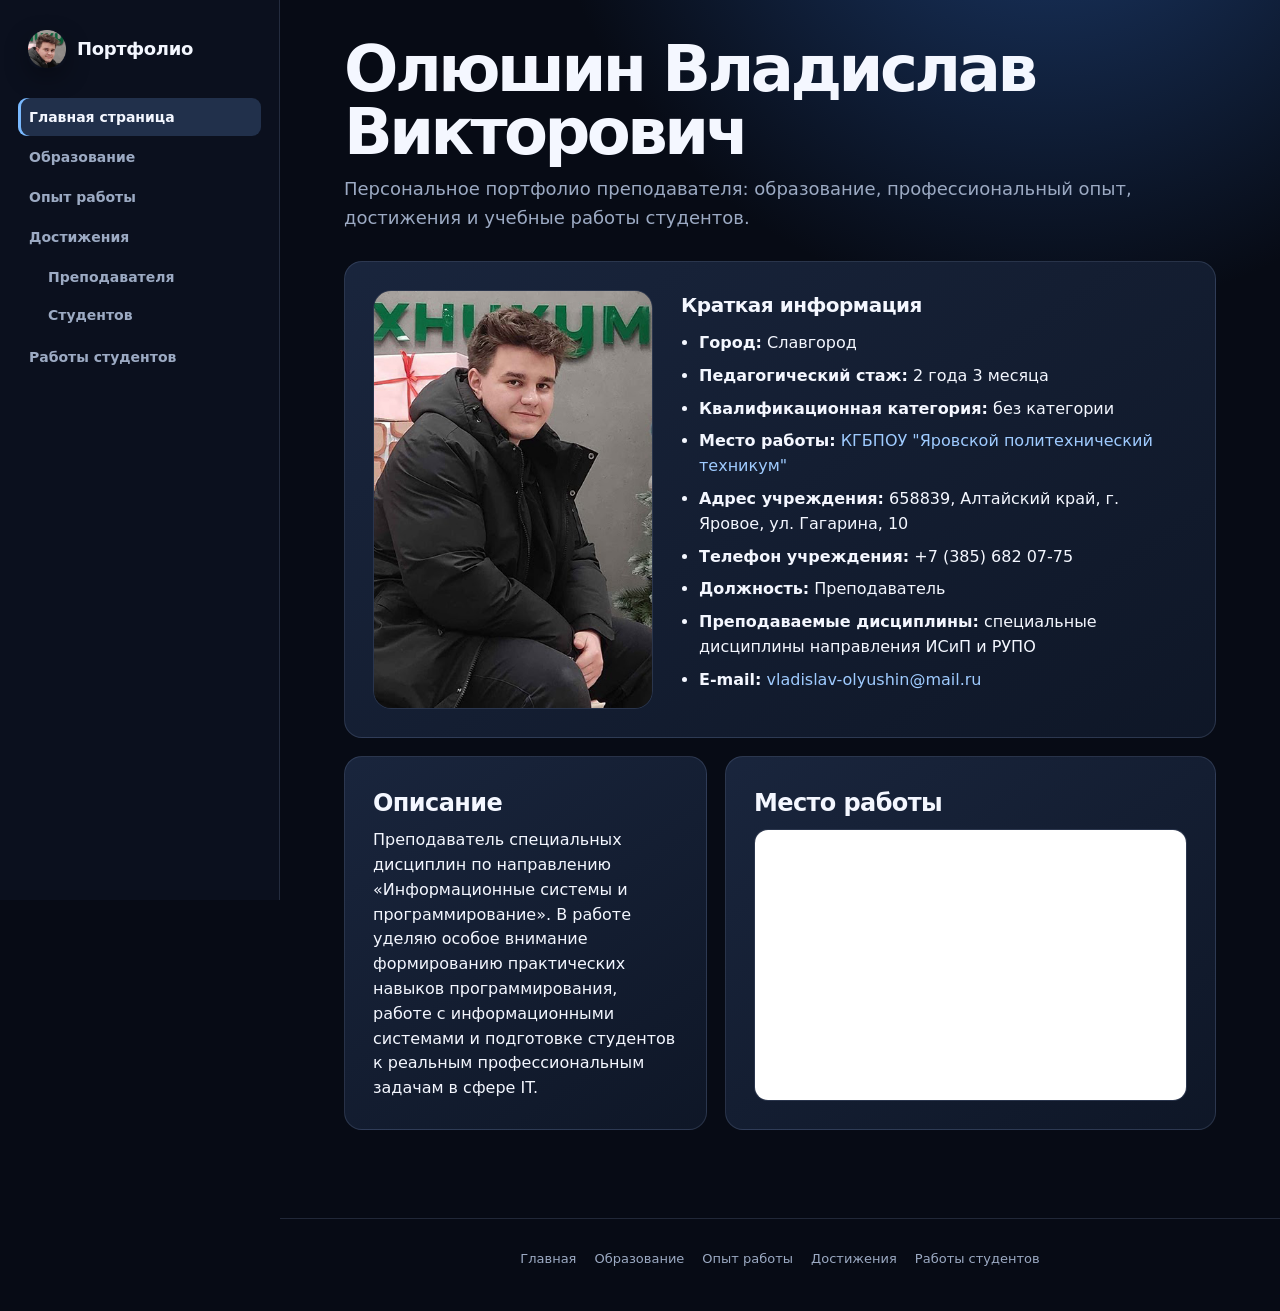
<file: index.html>
﻿<!doctype html>
<html lang="ru">

<head>
  <meta charset="utf-8" />
  <link rel="icon" href="assets/img/favicon.ico" type="image/x-icon">
  <meta name="viewport" content="width=device-width, initial-scale=1" />
  <title>Олюшин | Портфолио</title>
  <link rel="stylesheet" href="assets/css/styles.css?v=20261020t" />
</head>

<body>
  <header class="header">
    <div class="container">
      <div class="navbar">
        <a class="brand" href="index.html"><img src="assets/img/favicon.ico" alt="" />Портфолио</a>

        <div class="nav-actions">
          <button class="burger" data-burger aria-label="Меню" aria-expanded="false">
            ☰ <span class="burger-label">Меню</span>
          </button>
        </div>

        <nav class="nav" data-nav>
          <a class="active" href="index.html">Главная страница</a>
          <a href="pages/education.html">Образование</a>
          <a href="pages/work-experience.html">Опыт работы</a>

          <div class="dropdown">
            <span class="nav-section-title">Достижения</span>
            <div class="dropdown-panel">
              <a href="pages/achievements/teacher.html">Преподавателя</a>
              <a href="pages/achievements/students.html">Студентов</a>
            </div>
          </div>

          <a href="pages/student-works.html">Работы студентов</a>
          <a href="pages/portfolio.html">Портфолио</a>
        </nav>
      </div>
    </div>
  </header>

  <main class="container">
    <h1 class="page-title">Олюшин Владислав Викторович</h1>
    <p class="subtitle">Персональное портфолио преподавателя: образование, профессиональный опыт, достижения и учебные работы студентов.</p>

    <section class="section hero">
      <div class="portrait">
        <div class="portrait-card" role="button" tabindex="0" data-img="assets/img/portrait.jpg"
             aria-label="Открыть фото в полном размере">
          <img
            src="assets/img/portrait.jpg"
            alt="Фото преподавателя"
          />
        </div>
      </div>

      <div>
        <h2>Краткая информация</h2>
        <ul class="factlist">
          <li><b>Город:</b> Славгород</li>
          <li><b>Педагогический стаж:</b> <span data-teaching-experience="2024-08-26">2 года</span></li>
          <li><b>Квалификационная категория:</b> без категории</li>
          <li><b>Место работы:</b>
            <a href="https://yar-politeh.edu22.info/">КГБПОУ "Яровской политехнический техникум"</a>
          </li>
          <li><b>Адрес учреждения:</b> 658839, Алтайский край, г. Яровое, ул. Гагарина, 10</li>
          <li><b>Телефон учреждения:</b> +7 (385) 682 07-75</li>
          <li><b>Должность:</b> Преподаватель</li>
          <li><b>Преподаваемые дисциплины:</b> специальные дисциплины направления ИСиП и РУПО</li>
          <li><b>E-mail:</b> <a href="mailto:vladislav-olyushin@mail.ru">vladislav-olyushin@mail.ru</a></li>
        </ul>
      </div>
    </section>

    <div class="home-info-grid">
      <section class="card">
        <h2>Описание</h2>
        <p>
          Преподаватель специальных дисциплин по направлению «Информационные системы и программирование».
          В работе уделяю особое внимание формированию практических навыков программирования,
          работе с информационными системами и подготовке студентов к реальным профессиональным задачам в сфере IT.
        </p>
      </section>

      <section class="card">
        <h2>Место работы</h2>
        <div class="map-wrapper">
          <iframe
            title="Карта расположения Яровского политехнического техникума"
            src="https://yandex.ru/map-widget/v1/?ll=78.564672%2C52.915145&z=18&mode=poi&poi%5Bpoint%5D=78.564001%2C52.914537"
            allowfullscreen
            loading="lazy">
          </iframe>
        </div>
      </section>
    </div>
  </main>

  <footer class="footer">
    <div class="container footer-inner">
      <nav class="footer-nav" aria-label="Навигация в подвале">
        <a href="index.html">Главная</a>
        <a href="pages/education.html">Образование</a>
        <a href="pages/work-experience.html">Опыт работы</a>
        <a href="pages/achievements/index.html">Достижения</a>
        <a href="pages/student-works.html">Работы студентов</a>
        <a href="pages/portfolio.html">Портфолио</a>
      </nav>
    </div>
  </footer>

  <div class="img-modal" id="imgModal" aria-hidden="true" role="dialog" aria-modal="true" aria-label="Просмотр изображения">
    <div class="img-modal__dialog">
      <button class="img-modal__close" type="button" data-modal-close aria-label="Закрыть">&times;</button>
      <img class="img-modal__img" id="imgModalImg" alt="Изображение" hidden />
      <iframe class="img-modal__frame" id="imgModalFrame" title="Документ" hidden></iframe>
    </div>
  </div>

  <script src="assets/js/main.js?v=20261020h"></script>
</body>
</html>
</file>
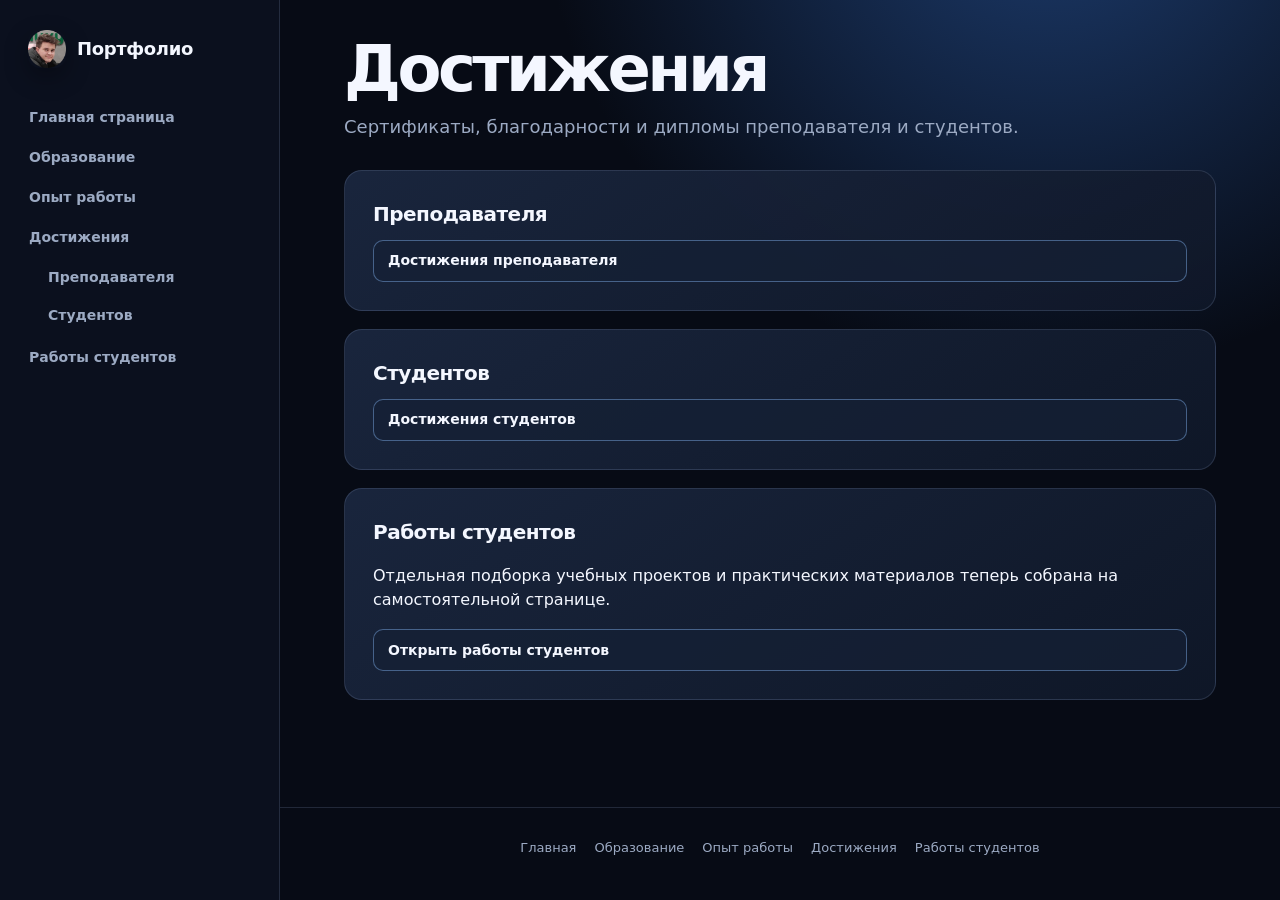
<file: pages/achievements/index.html>
<!doctype html>
<html lang="ru">

<head>
  <meta charset="utf-8" />
  <link rel="icon" href="../../assets/img/favicon.ico" type="image/x-icon">
  <meta name="viewport" content="width=device-width, initial-scale=1" />
  <title>Олюшин | Достижения</title>
  <link rel="stylesheet" href="../../assets/css/styles.css?v=20261020t" />
</head>

<body>
  <header class="header">
    <div class="container">
      <div class="navbar">
        <a class="brand" href="../../index.html"><img src="../../assets/img/favicon.ico" alt="" />Портфолио</a>

        <div class="nav-actions">
          <button class="burger" data-burger aria-label="Меню" aria-expanded="false">
            ☰ <span class="burger-label">Меню</span>
          </button>
        </div>

        <nav class="nav" data-nav>
          <a href="../../index.html">Главная страница</a>
          <a href="../education.html">Образование</a>
          <a href="../work-experience.html">Опыт работы</a>
          <div class="dropdown">
            <span class="nav-section-title">Достижения</span>
            <div class="dropdown-panel">
              <a href="teacher.html">Преподавателя</a>
              <a href="students.html">Студентов</a>
            </div>
          </div>

          <a href="../student-works.html">Работы студентов</a>
          <a href="../portfolio.html">Портфолио</a>
        </nav>
      </div>
    </div>
  </header>

  <main class="container">
    <h1 class="page-title">Достижения</h1>
    <p class="subtitle">Сертификаты, благодарности и дипломы преподавателя и студентов.</p>

    <section class="section" id="teacher">
      <h2>Преподавателя</h2>
      <div class="btn-row">
        <a class="btn btn--block" href="teacher.html">Достижения преподавателя</a>
      </div>
    </section>

    <section class="section" id="students">
      <h2>Студентов</h2>
      <div class="btn-row">
        <a class="btn btn--block" href="students.html">Достижения студентов</a>
      </div>
    </section>

    <section class="section">
      <h2>Работы студентов</h2>
      <p>
        Отдельная подборка учебных проектов и практических материалов теперь собрана на самостоятельной странице.
      </p>
      <div class="btn-row">
        <a class="btn btn--block" href="../student-works.html">Открыть работы студентов</a>
      </div>
    </section>
  </main>

  <footer class="footer">
    <div class="container footer-inner">
      <nav class="footer-nav" aria-label="Навигация в подвале">
        <a href="../../index.html">Главная</a>
        <a href="../education.html">Образование</a>
        <a href="../work-experience.html">Опыт работы</a>
        <a href="index.html">Достижения</a>
        <a href="../student-works.html">Работы студентов</a>
        <a href="../portfolio.html">Портфолио</a>
      </nav>
    </div>
  </footer>

  <script src="../../assets/js/main.js?v=20261020h"></script>
</body>
</html>
</file>
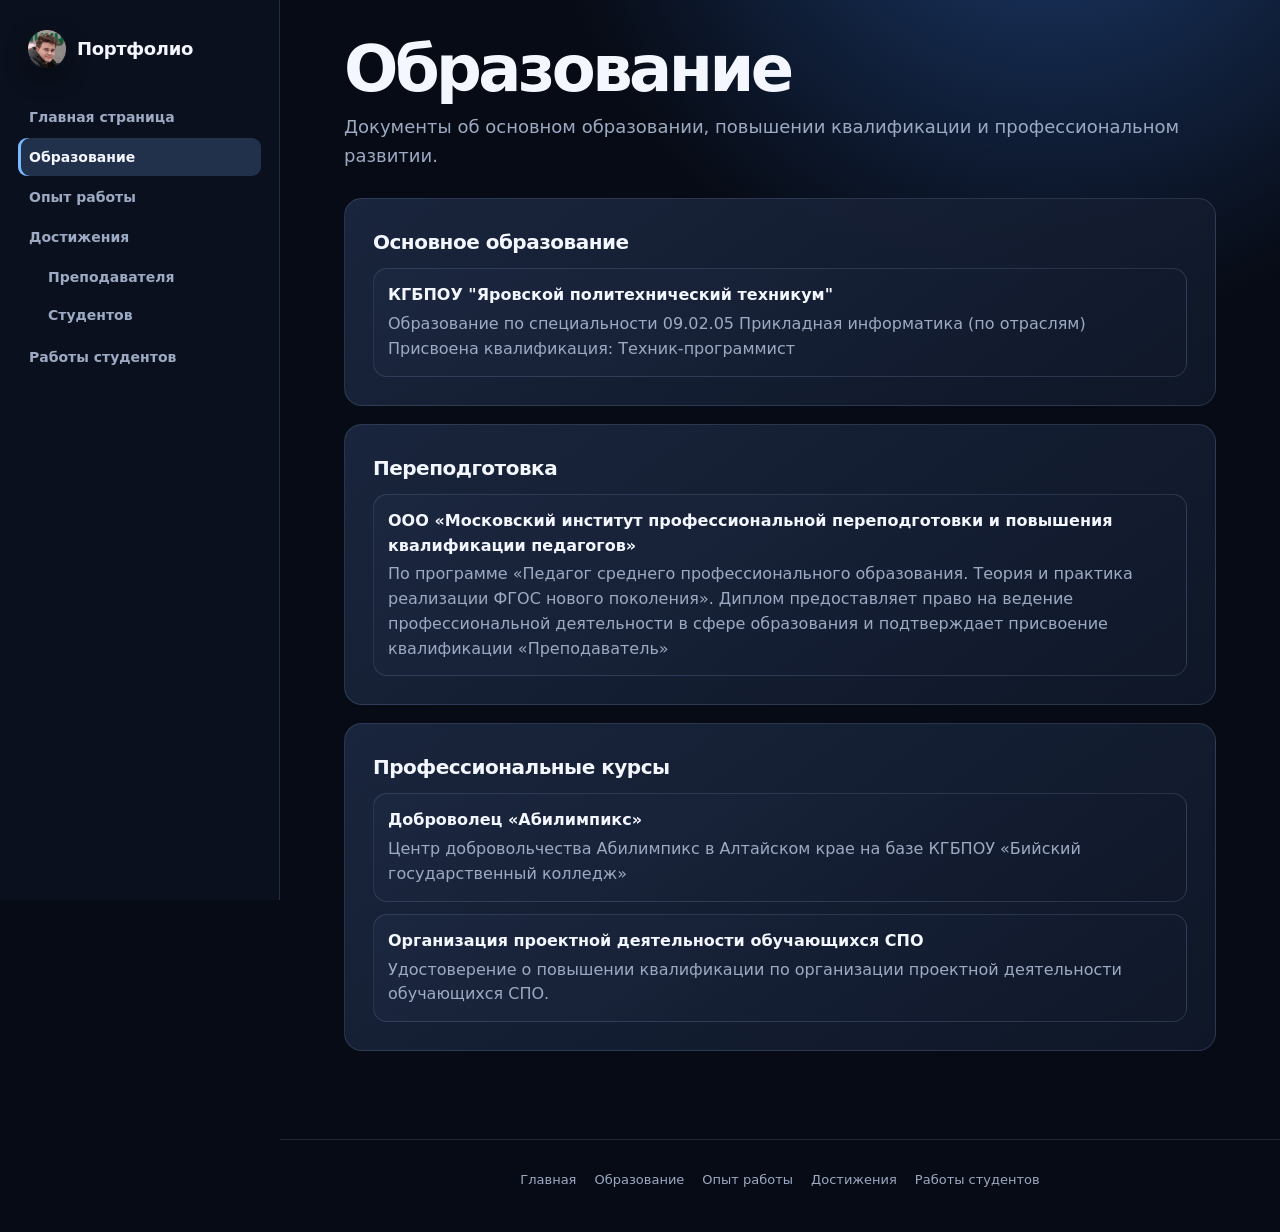
<file: pages/education.html>
<!doctype html>
<html lang="ru">

<head>
  <meta charset="utf-8" />
  <link rel="icon" href="../assets/img/favicon.ico" type="image/x-icon">
  <meta name="viewport" content="width=device-width, initial-scale=1" />
  <title>Олюшин | Образование</title>
  <link rel="stylesheet" href="../assets/css/styles.css?v=20261020t" />
</head>

<body>
  <header class="header">
    <div class="container">
      <div class="navbar">
        <a class="brand" href="../index.html"><img src="../assets/img/favicon.ico" alt="" />Портфолио</a>

        <div class="nav-actions">
          <button class="burger" data-burger aria-label="Меню" aria-expanded="false">
            ☰ <span class="burger-label">Меню</span>
          </button>
        </div>

        <nav class="nav" data-nav>
          <a href="../index.html">Главная страница</a>
          <a class="active" href="education.html">Образование</a>
          <a href="work-experience.html">Опыт работы</a>

          <div class="dropdown">
            <span class="nav-section-title">Достижения</span>
            <div class="dropdown-panel">
              <a href="achievements/teacher.html">Преподавателя</a>
              <a href="achievements/students.html">Студентов</a>
            </div>
          </div>

          <a href="student-works.html">Работы студентов</a>
          <a href="portfolio.html">Портфолио</a>
        </nav>
      </div>
    </div>
  </header>

  <main class="container">
    <h1 class="page-title">Образование</h1>
    <p class="subtitle">Документы об основном образовании, повышении квалификации и профессиональном развитии.</p>

    <section class="section">
      <h2>Основное образование</h2>
      <div class="rows">
        <a class="row row--link"
           href="../content/education/yarovsk_polytechnic_college.pdf"
           data-img="../content/education/yarovsk_polytechnic_college.pdf"
           aria-label="Открыть диплом Яровского политехнического техникума">
          <p class="row-title">КГБПОУ "Яровской политехнический техникум"</p>
          <p class="row-sub">Образование по специальности 09.02.05 Прикладная информатика (по отраслям)</p>
          <p class="row-sub">Присвоена квалификация: Техник-программист</p>
        </a>
      </div>
    </section>

    <section class="section">
      <h2>Переподготовка</h2>
      <div class="rows">
        <a class="row row--link"
           href="../content/education/moscow_institute_of_professional_retraining_and_advanced_training_of_teachers.pdf"
           data-img="../content/education/moscow_institute_of_professional_retraining_and_advanced_training_of_teachers.pdf"
           aria-label="Открыть диплом о профессиональной переподготовке">
          <p class="row-title">ООО «Московский институт профессиональной переподготовки и повышения квалификации педагогов»</p>
          <p class="row-sub">
            По программе «Педагог среднего профессионального образования. Теория и практика реализации ФГОС нового поколения».
            Диплом предоставляет право на ведение профессиональной деятельности в сфере образования и подтверждает
            присвоение квалификации «Преподаватель»
          </p>
        </a>
      </div>
    </section>

    <section class="section">
      <h2>Профессиональные курсы</h2>
      <div class="rows">
        <a class="row row--link"
           href="../content/education/volunteer_abilympics.pdf"
           data-img="../content/education/volunteer_abilympics.pdf"
           aria-label="Открыть документ курса Абилимпикс">
          <p class="row-title">Доброволец «Абилимпикс»</p>
          <p class="row-sub">
            Центр добровольчества Абилимпикс в Алтайском крае на базе КГБПОУ «Бийский государственный колледж»
          </p>
        </a>
        <a class="row row--link"
           href="../content/education/organization_project_activity_students_spo.pdf"
           data-img="../content/education/organization_project_activity_students_spo.pdf"
           aria-label="Открыть документ Организация проектной деятельности обучающихся СПО">
          <p class="row-title">Организация проектной деятельности обучающихся СПО</p>
          <p class="row-sub">Удостоверение о повышении квалификации по организации проектной деятельности обучающихся СПО.</p>
        </a>
      </div>
    </section>
  </main>

  <footer class="footer">
    <div class="container footer-inner">
      <nav class="footer-nav" aria-label="Навигация в подвале">
        <a href="../index.html">Главная</a>
        <a href="education.html">Образование</a>
        <a href="work-experience.html">Опыт работы</a>
        <a href="achievements/index.html">Достижения</a>
        <a href="student-works.html">Работы студентов</a>
        <a href="portfolio.html">Портфолио</a>
      </nav>
    </div>
  </footer>

  <div class="img-modal" id="imgModal" aria-hidden="true" role="dialog" aria-modal="true" aria-label="Просмотр документа">
    <div class="img-modal__dialog">
      <button class="img-modal__close" type="button" data-modal-close aria-label="Закрыть">&times;</button>
      <img class="img-modal__img" id="imgModalImg" alt="Документ" hidden />
      <iframe class="img-modal__frame" id="imgModalFrame" title="Документ" hidden></iframe>
    </div>
  </div>

  <script src="../assets/js/main.js?v=20261020h"></script>
</body>
</html>
</file>
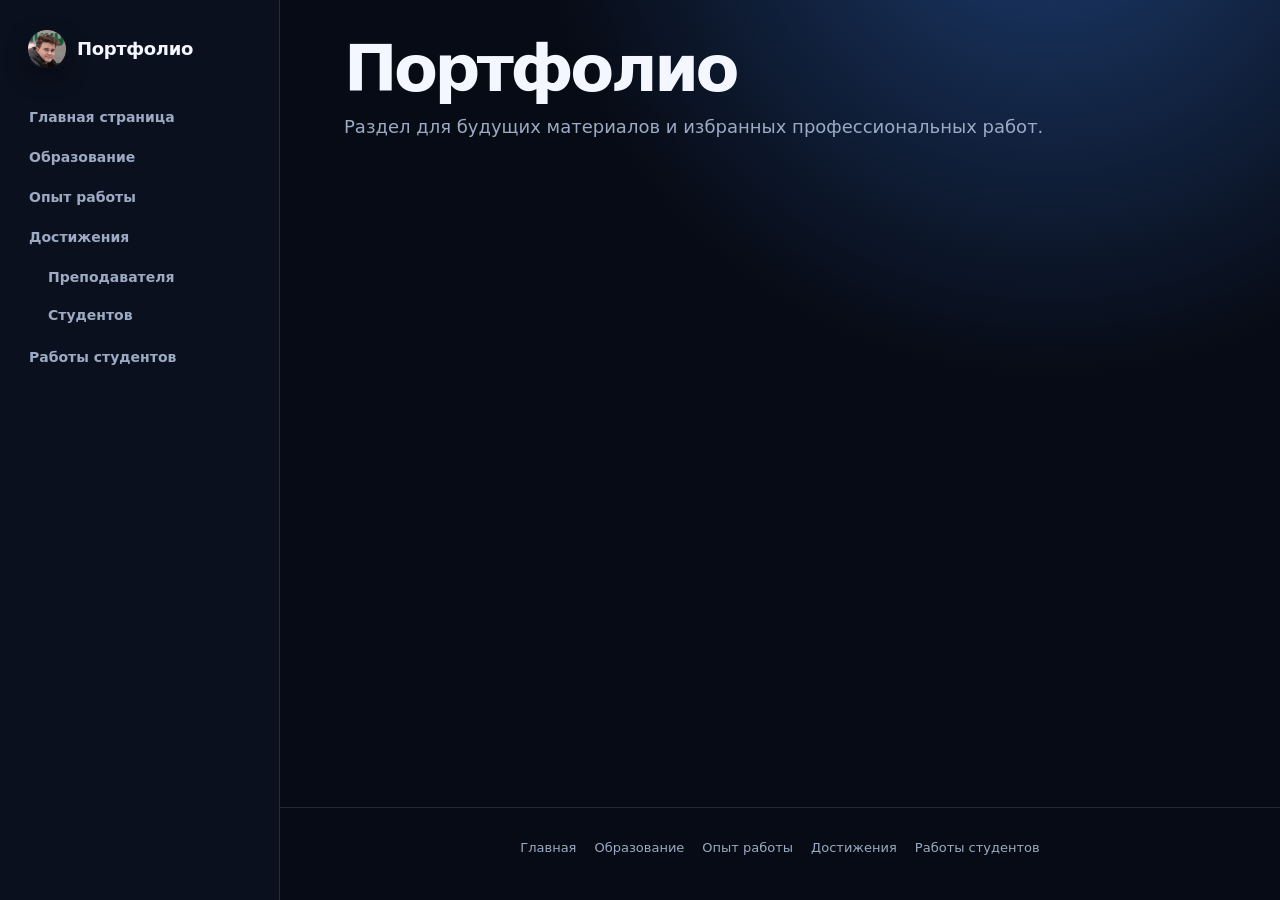
<file: pages/portfolio.html>
<!doctype html>
<html lang="ru">

<head>
  <meta charset="utf-8" />
  <link rel="icon" href="../assets/img/favicon.ico" type="image/x-icon">
  <meta name="viewport" content="width=device-width, initial-scale=1" />
  <title>Олюшин | Портфолио</title>
  <link rel="stylesheet" href="../assets/css/styles.css?v=20261020t" />
</head>

<body>
  <header class="header">
    <div class="container">
      <div class="navbar">
        <a class="brand" href="../index.html"><img src="../assets/img/favicon.ico" alt="" />Портфолио</a>

        <div class="nav-actions">
          <button class="burger" data-burger aria-label="Меню" aria-expanded="false">
            ☰ <span class="burger-label">Меню</span>
          </button>
        </div>

        <nav class="nav" data-nav>
          <a href="../index.html">Главная страница</a>
          <a href="education.html">Образование</a>
          <a href="work-experience.html">Опыт работы</a>

          <div class="dropdown">
            <span class="nav-section-title">Достижения</span>
            <div class="dropdown-panel">
              <a href="achievements/teacher.html">Преподавателя</a>
              <a href="achievements/students.html">Студентов</a>
            </div>
          </div>

          <a href="student-works.html">Работы студентов</a>
          <a class="active" href="portfolio.html">Портфолио</a>
        </nav>
      </div>
    </div>
  </header>

  <main class="container">
    <h1 class="page-title">Портфолио</h1>
    <p class="subtitle">Раздел для будущих материалов и избранных профессиональных работ.</p>
  </main>

  <footer class="footer">
    <div class="container footer-inner">
      <nav class="footer-nav" aria-label="Навигация в подвале">
        <a href="../index.html">Главная</a>
        <a href="education.html">Образование</a>
        <a href="work-experience.html">Опыт работы</a>
        <a href="achievements/index.html">Достижения</a>
        <a href="student-works.html">Работы студентов</a>
        <a href="portfolio.html">Портфолио</a>
      </nav>
    </div>
  </footer>

  <div class="img-modal" id="imgModal" aria-hidden="true" role="dialog" aria-modal="true" aria-label="Просмотр изображения">
    <div class="img-modal__dialog">
      <button class="img-modal__close" type="button" data-modal-close aria-label="Закрыть">&times;</button>
      <img class="img-modal__img" id="imgModalImg" alt="Изображение" hidden />
      <iframe class="img-modal__frame" id="imgModalFrame" title="Документ" hidden></iframe>
    </div>
  </div>

  <script src="../assets/js/main.js?v=20261020h"></script>
</body>
</html>
</file>
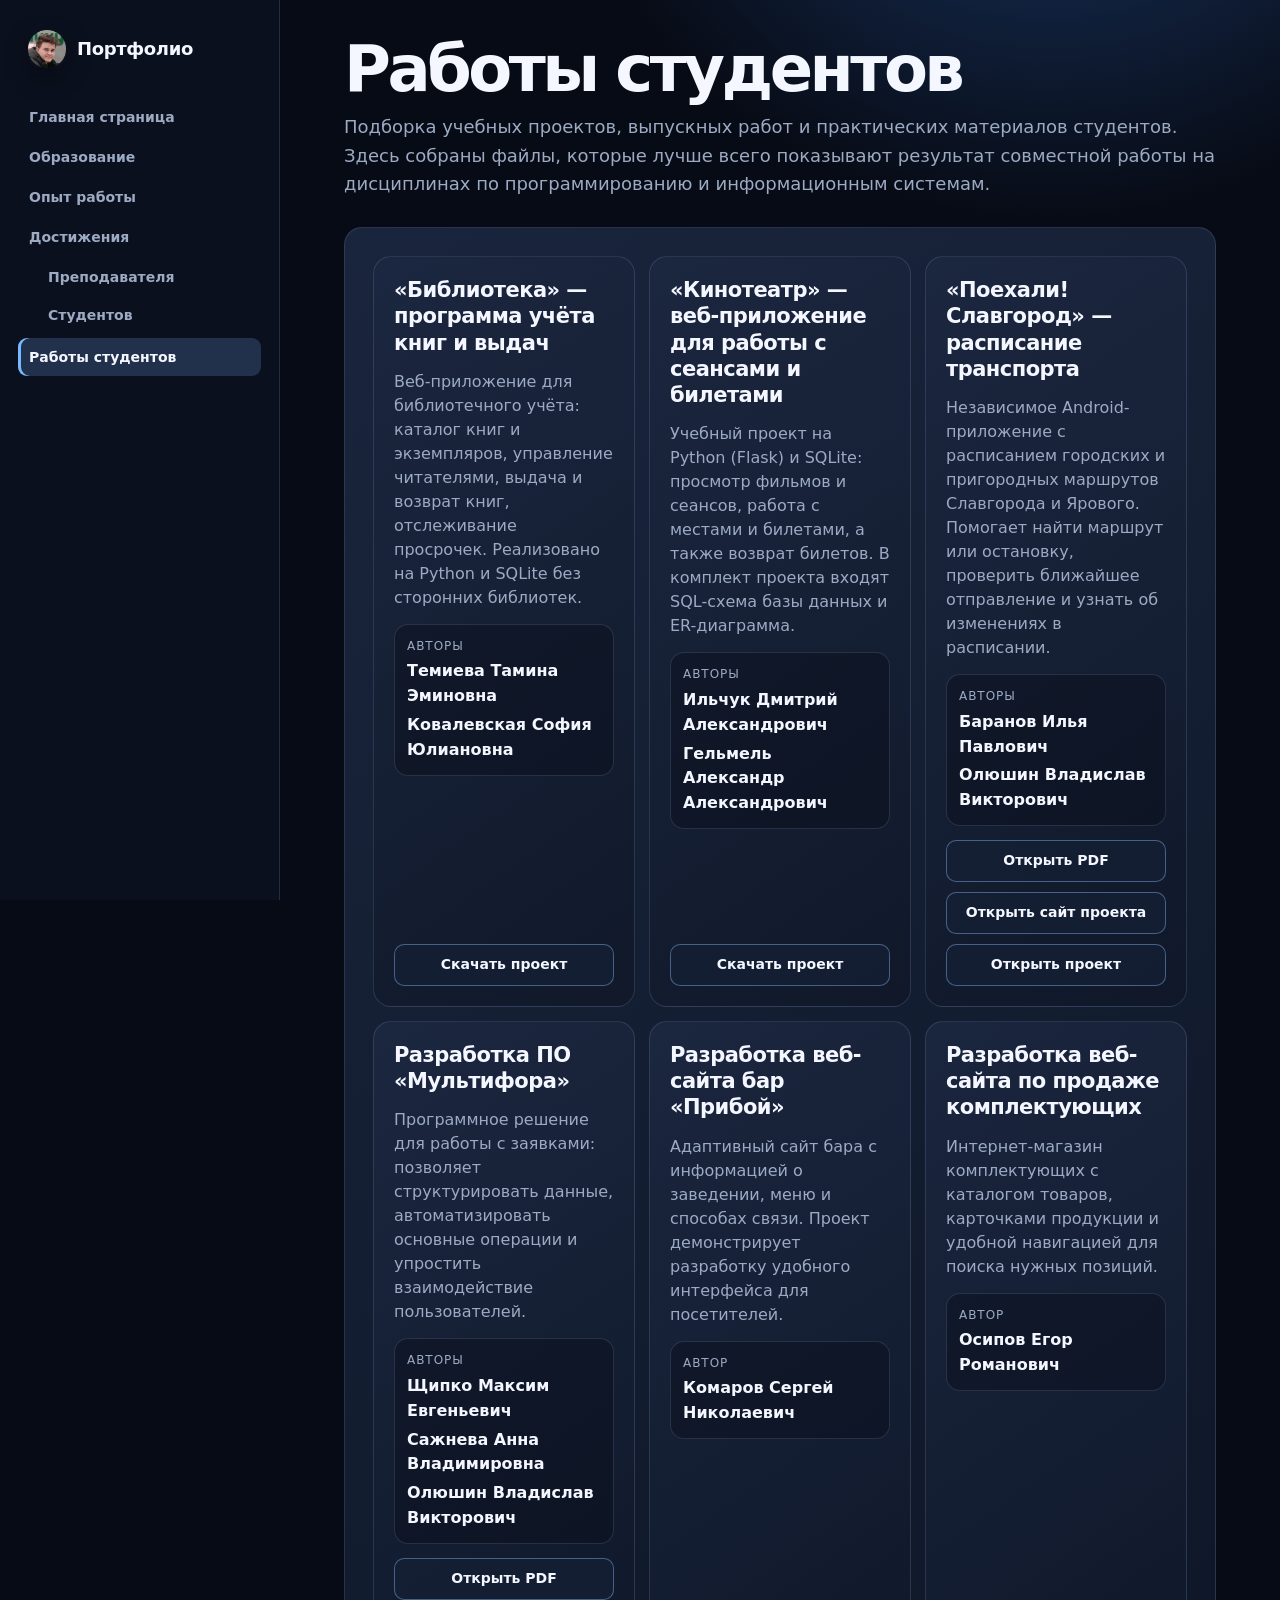
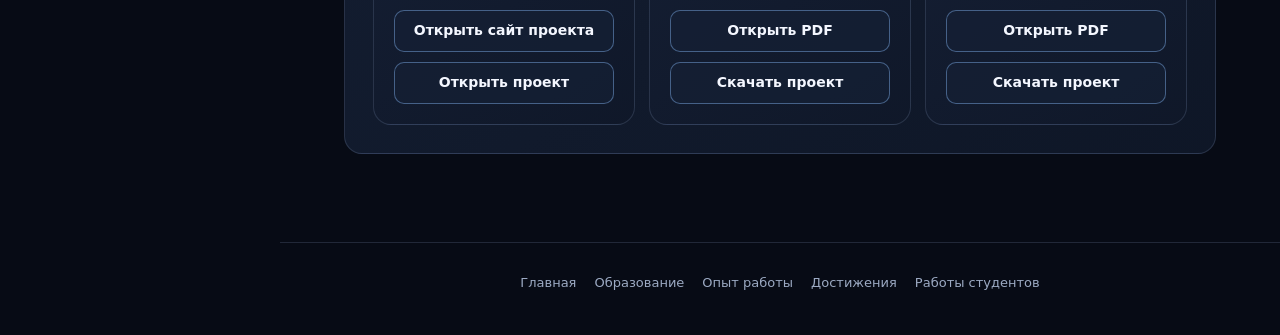
<file: pages/student-works.html>
<!doctype html>
<html lang="ru">

<head>
  <meta charset="utf-8" />
  <link rel="icon" href="../assets/img/favicon.ico" type="image/x-icon">
  <meta name="viewport" content="width=device-width, initial-scale=1" />
  <title>Олюшин | Работы студентов</title>
  <link rel="stylesheet" href="../assets/css/styles.css?v=20261020t" />
</head>

<body>
  <header class="header">
    <div class="container">
      <div class="navbar">
        <a class="brand" href="../index.html"><img src="../assets/img/favicon.ico" alt="" />Портфолио</a>

        <div class="nav-actions">
          <button class="burger" data-burger aria-label="Меню" aria-expanded="false">
            ☰ <span class="burger-label">Меню</span>
          </button>
        </div>

        <nav class="nav" data-nav>
          <a href="../index.html">Главная страница</a>
          <a href="education.html">Образование</a>
          <a href="work-experience.html">Опыт работы</a>

          <div class="dropdown">
            <span class="nav-section-title">Достижения</span>
            <div class="dropdown-panel">
              <a href="achievements/teacher.html">Преподавателя</a>
              <a href="achievements/students.html">Студентов</a>
            </div>
          </div>

          <a class="active" href="student-works.html">Работы студентов</a>
          <a href="portfolio.html">Портфолио</a>
        </nav>
      </div>
    </div>
  </header>

  <main class="container">
    <h1 class="page-title">Работы студентов</h1>
    <p class="subtitle">
      Подборка учебных проектов, выпускных работ и практических материалов студентов.
      Здесь собраны файлы, которые лучше всего показывают результат совместной работы на дисциплинах по программированию и информационным системам.
    </p>

    <section class="section" id="featured-projects">
      <div class="project-grid">
        <article class="project-card">
          <div class="project-card__body">
            <h3>«Библиотека» — программа учёта книг и выдач</h3>
            <p>
              Веб-приложение для библиотечного учёта: каталог книг и экземпляров,
              управление читателями, выдача и возврат книг, отслеживание просрочек.
              Реализовано на Python и SQLite без сторонних библиотек.
            </p>
            <dl class="project-card__meta">
              <div>
                <dt>Авторы</dt>
                <dd>
                  <ul class="project-card__people">
                    <li>Темиева Тамина Эминовна</li>
                    <li>Ковалевская София Юлиановна</li>
                  </ul>
                </dd>
              </div>
            </dl>
            <div class="project-card__actions">
              <a class="btn btn--soft" href="../content/students-work/library-temieva-kovalevskaya.zip" download="library-temieva-kovalevskaya.zip">Скачать проект</a>
            </div>
          </div>
        </article>

        <article class="project-card">
          <div class="project-card__body">
            <h3>«Кинотеатр» — веб-приложение для работы с сеансами и билетами</h3>
            <p>
              Учебный проект на Python (Flask) и SQLite: просмотр фильмов и сеансов,
              работа с местами и билетами, а также возврат билетов.
              В комплект проекта входят SQL-схема базы данных и ER-диаграмма.
            </p>
            <dl class="project-card__meta">
              <div>
                <dt>Авторы</dt>
                <dd>
                  <ul class="project-card__people">
                    <li>Ильчук Дмитрий Александрович</li>
                    <li>Гельмель Александр Александрович</li>
                  </ul>
                </dd>
              </div>
            </dl>
            <div class="project-card__actions">
              <a class="btn btn--soft" href="../content/students-work/cinema-ilchuk-gelmel.zip" download="cinema-ilchuk-gelmel.zip">Скачать проект</a>
            </div>
          </div>
        </article>

        <article class="project-card">
          <div class="project-card__body">
            <h3>«Поехали! Славгород» — расписание транспорта</h3>
            <p>
              Независимое Android-приложение с расписанием городских и пригородных маршрутов
              Славгорода и Ярового. Помогает найти маршрут или остановку, проверить ближайшее
              отправление и узнать об изменениях в расписании.
            </p>
            <dl class="project-card__meta">
              <div>
                <dt>Авторы</dt>
                <dd>
                  <ul class="project-card__people">
                    <li>Баранов Илья Павлович</li>
                    <li>Олюшин Владислав Викторович</li>
                  </ul>
                </dd>
              </div>
            </dl>
            <div class="project-card__actions">
              <a class="btn btn--soft" href="../content/students-work/lets_go_slavgorod.pdf" data-img="../content/students-work/lets_go_slavgorod.pdf">Открыть PDF</a>
              <a class="btn" href="https://vsemirka200.github.io/lets-go-slavgorod/" target="_blank" rel="noopener noreferrer">Открыть сайт проекта</a>
              <a class="btn" href="https://github.com/VseMirka200/lets-go-slavgorod" target="_blank" rel="noopener noreferrer">Открыть проект</a>
            </div>
          </div>
        </article>

        <article class="project-card">
          <div class="project-card__body">
            <h3>Разработка ПО «Мультифора»</h3>
            <p>Программное решение для работы с заявками: позволяет структурировать данные, автоматизировать основные операции и упростить взаимодействие пользователей.</p>
            <dl class="project-card__meta">
              <div>
                <dt>Авторы</dt>
                <dd>
                  <ul class="project-card__people">
                    <li>Щипко Максим Евгеньевич</li>
                    <li>Сажнева Анна Владимировна</li>
                    <li>Олюшин Владислав Викторович</li>
                  </ul>
                </dd>
              </div>
            </dl>
            <div class="project-card__actions">
              <a class="btn btn--soft" href="../content/students-work/multifora.pdf" data-img="../content/students-work/multifora.pdf">Открыть PDF</a>
              <a class="btn" href="https://vsemirka200.github.io/multifora/" target="_blank" rel="noopener noreferrer">Открыть сайт проекта</a>
              <a class="btn" href="https://github.com/VseMirka200/multifora" target="_blank" rel="noopener noreferrer">Открыть проект</a>
            </div>
          </div>
        </article>

        <article class="project-card">
          <div class="project-card__body">
            <h3>Разработка веб-сайта бар «Прибой»</h3>
            <p>Адаптивный сайт бара с информацией о заведении, меню и способах связи. Проект демонстрирует разработку удобного интерфейса для посетителей.</p>
            <dl class="project-card__meta">
              <div>
                <dt>Автор</dt>
            <dd>Комаров Сергей Николаевич</dd>
              </div>
            </dl>
            <div class="project-card__actions">
              <a class="btn btn--soft" href="../content/students-work/bar_priboy/bar_priboy.pdf" data-img="../content/students-work/bar_priboy/bar_priboy.pdf">Открыть PDF</a>
              <button
                type="button"
                class="btn"
                data-project-download
                data-project-src="../content/students-work/bar_priboy/bar_priboy.zip"
                data-project-name="bar_priboy.zip"
              >
                Скачать проект
              </button>
            </div>
          </div>
        </article>

        <article class="project-card">
          <div class="project-card__body">
            <h3>Разработка веб-сайта по продаже комплектующих</h3>
            <p>Интернет-магазин комплектующих с каталогом товаров, карточками продукции и удобной навигацией для поиска нужных позиций.</p>
            <dl class="project-card__meta">
              <div>
                <dt>Автор</dt>
            <dd>Осипов Егор Романович</dd>
              </div>
            </dl>
            <div class="project-card__actions">
              <a class="btn btn--soft" href="../content/students-work/website_for_selling_components/development_of_a_website_for_selling_components.pdf" data-img="../content/students-work/website_for_selling_components/development_of_a_website_for_selling_components.pdf">Открыть PDF</a>
              <button
                type="button"
                class="btn"
                data-project-download
                data-project-src="../content/students-work/website_for_selling_components/development_of_a_website_for_selling_components.zip"
                data-project-name="development_of_a_website_for_selling_components.zip"
              >
                Скачать проект
              </button>
            </div>
          </div>
        </article>
      </div>
    </section>

  </main>

  <footer class="footer">
    <div class="container footer-inner">
      <nav class="footer-nav" aria-label="Навигация в подвале">
        <a href="../index.html">Главная</a>
        <a href="education.html">Образование</a>
        <a href="work-experience.html">Опыт работы</a>
        <a href="achievements/index.html">Достижения</a>
        <a href="student-works.html">Работы студентов</a>
        <a href="portfolio.html">Портфолио</a>
      </nav>
    </div>
  </footer>

  <div class="img-modal" id="imgModal" aria-hidden="true" role="dialog" aria-modal="true" aria-label="Просмотр документа">
    <div class="img-modal__dialog">
      <button class="img-modal__close" type="button" data-modal-close aria-label="Закрыть">&times;</button>
      <img class="img-modal__img" id="imgModalImg" alt="Документ" hidden />
      <iframe class="img-modal__frame" id="imgModalFrame" title="Документ" hidden></iframe>
    </div>
  </div>

  <script src="../assets/js/main.js?v=20261020h"></script>
</body>
</html>
</file>
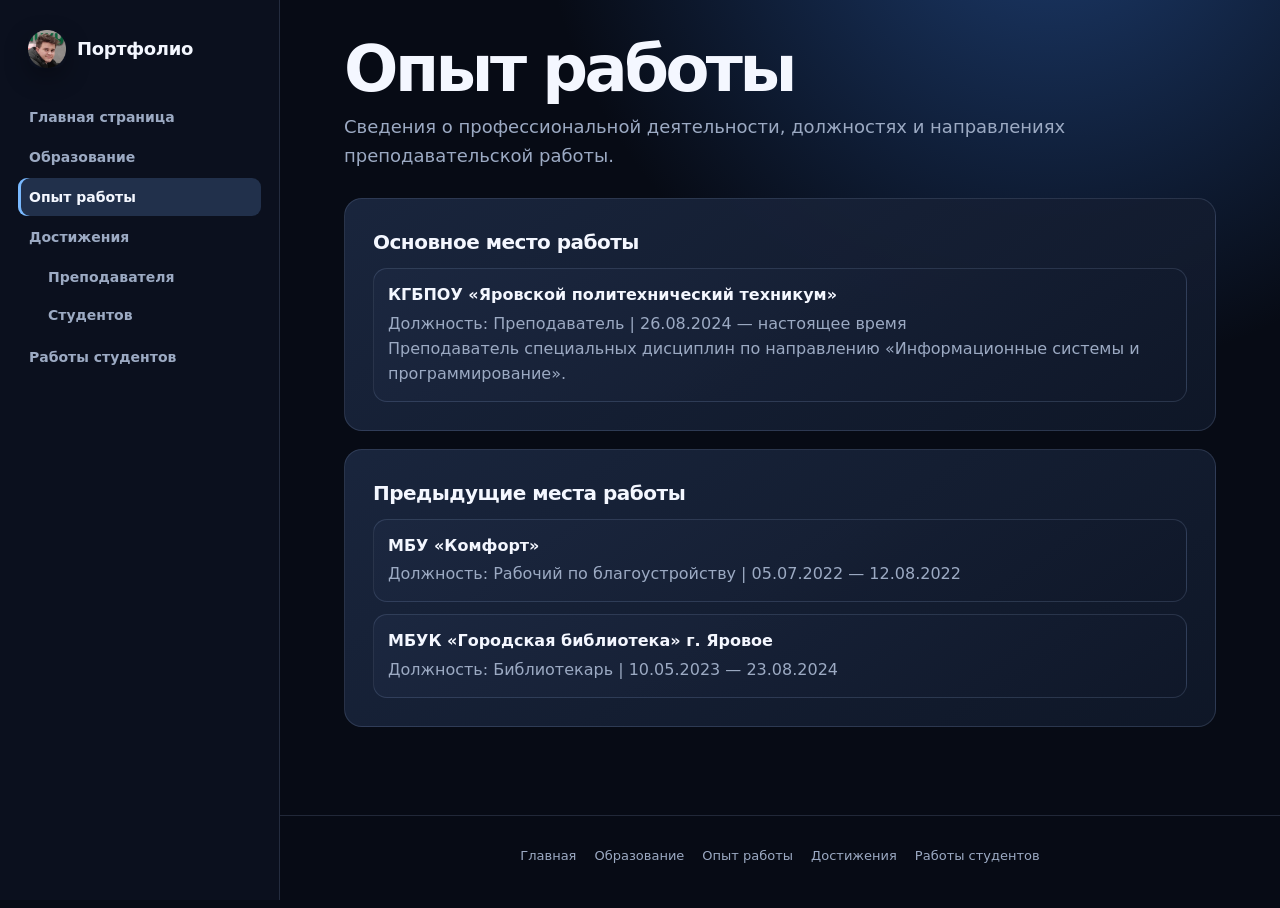
<file: pages/work-experience.html>
<!doctype html>
<html lang="ru">

<head>
  <meta charset="utf-8" />
  <link rel="icon" href="../assets/img/favicon.ico" type="image/x-icon">
  <meta name="viewport" content="width=device-width, initial-scale=1" />
  <title>Олюшин | Опыт работы</title>
  <link rel="stylesheet" href="../assets/css/styles.css?v=20261020t" />
</head>

<body>
  <header class="header">
    <div class="container">
      <div class="navbar">
        <a class="brand" href="../index.html"><img src="../assets/img/favicon.ico" alt="" />Портфолио</a>

        <div class="nav-actions">
          <button class="burger" data-burger aria-label="Меню" aria-expanded="false">
            ☰ <span class="burger-label">Меню</span>
          </button>
        </div>

        <nav class="nav" data-nav>
          <a href="../index.html">Главная страница</a>
          <a href="education.html">Образование</a>
          <a class="active" href="work-experience.html">Опыт работы</a>

          <div class="dropdown">
            <span class="nav-section-title">Достижения</span>
            <div class="dropdown-panel">
              <a href="achievements/teacher.html">Преподавателя</a>
              <a href="achievements/students.html">Студентов</a>
            </div>
          </div>

          <a href="student-works.html">Работы студентов</a>
          <a href="portfolio.html">Портфолио</a>
        </nav>
      </div>
    </div>
  </header>

  <main class="container">
    <h1 class="page-title">Опыт работы</h1>
    <p class="subtitle">Сведения о профессиональной деятельности, должностях и направлениях преподавательской работы.</p>

    <section class="section">
      <h2>Основное место работы</h2>
      <div class="rows">
        <div class="row">
          <p class="row-title">КГБПОУ «Яровской политехнический техникум»</p>
          <p class="row-sub">Должность: Преподаватель | 26.08.2024 — настоящее время</p>
          <p class="row-sub">
            Преподаватель специальных дисциплин по направлению «Информационные системы и программирование».
          </p>
        </div>
      </div>
    </section>

    <section class="section">
      <h2>Предыдущие места работы</h2>
      <div class="rows">
        <div class="row">
          <p class="row-title">МБУ «Комфорт»</p>
          <p class="row-sub">Должность: Рабочий по благоустройству | 05.07.2022 — 12.08.2022</p>
        </div>

        <div class="row">
          <p class="row-title">МБУК «Городская библиотека» г. Яровое</p>
          <p class="row-sub">Должность: Библиотекарь | 10.05.2023 — 23.08.2024</p>
        </div>
      </div>
    </section>
  </main>

  <footer class="footer">
    <div class="container footer-inner">
      <nav class="footer-nav" aria-label="Навигация в подвале">
        <a href="../index.html">Главная</a>
        <a href="education.html">Образование</a>
        <a href="work-experience.html">Опыт работы</a>
        <a href="achievements/index.html">Достижения</a>
        <a href="student-works.html">Работы студентов</a>
        <a href="portfolio.html">Портфолио</a>
      </nav>
    </div>
  </footer>

  <script src="../assets/js/main.js?v=20261020h"></script>
</body>
</html>
</file>
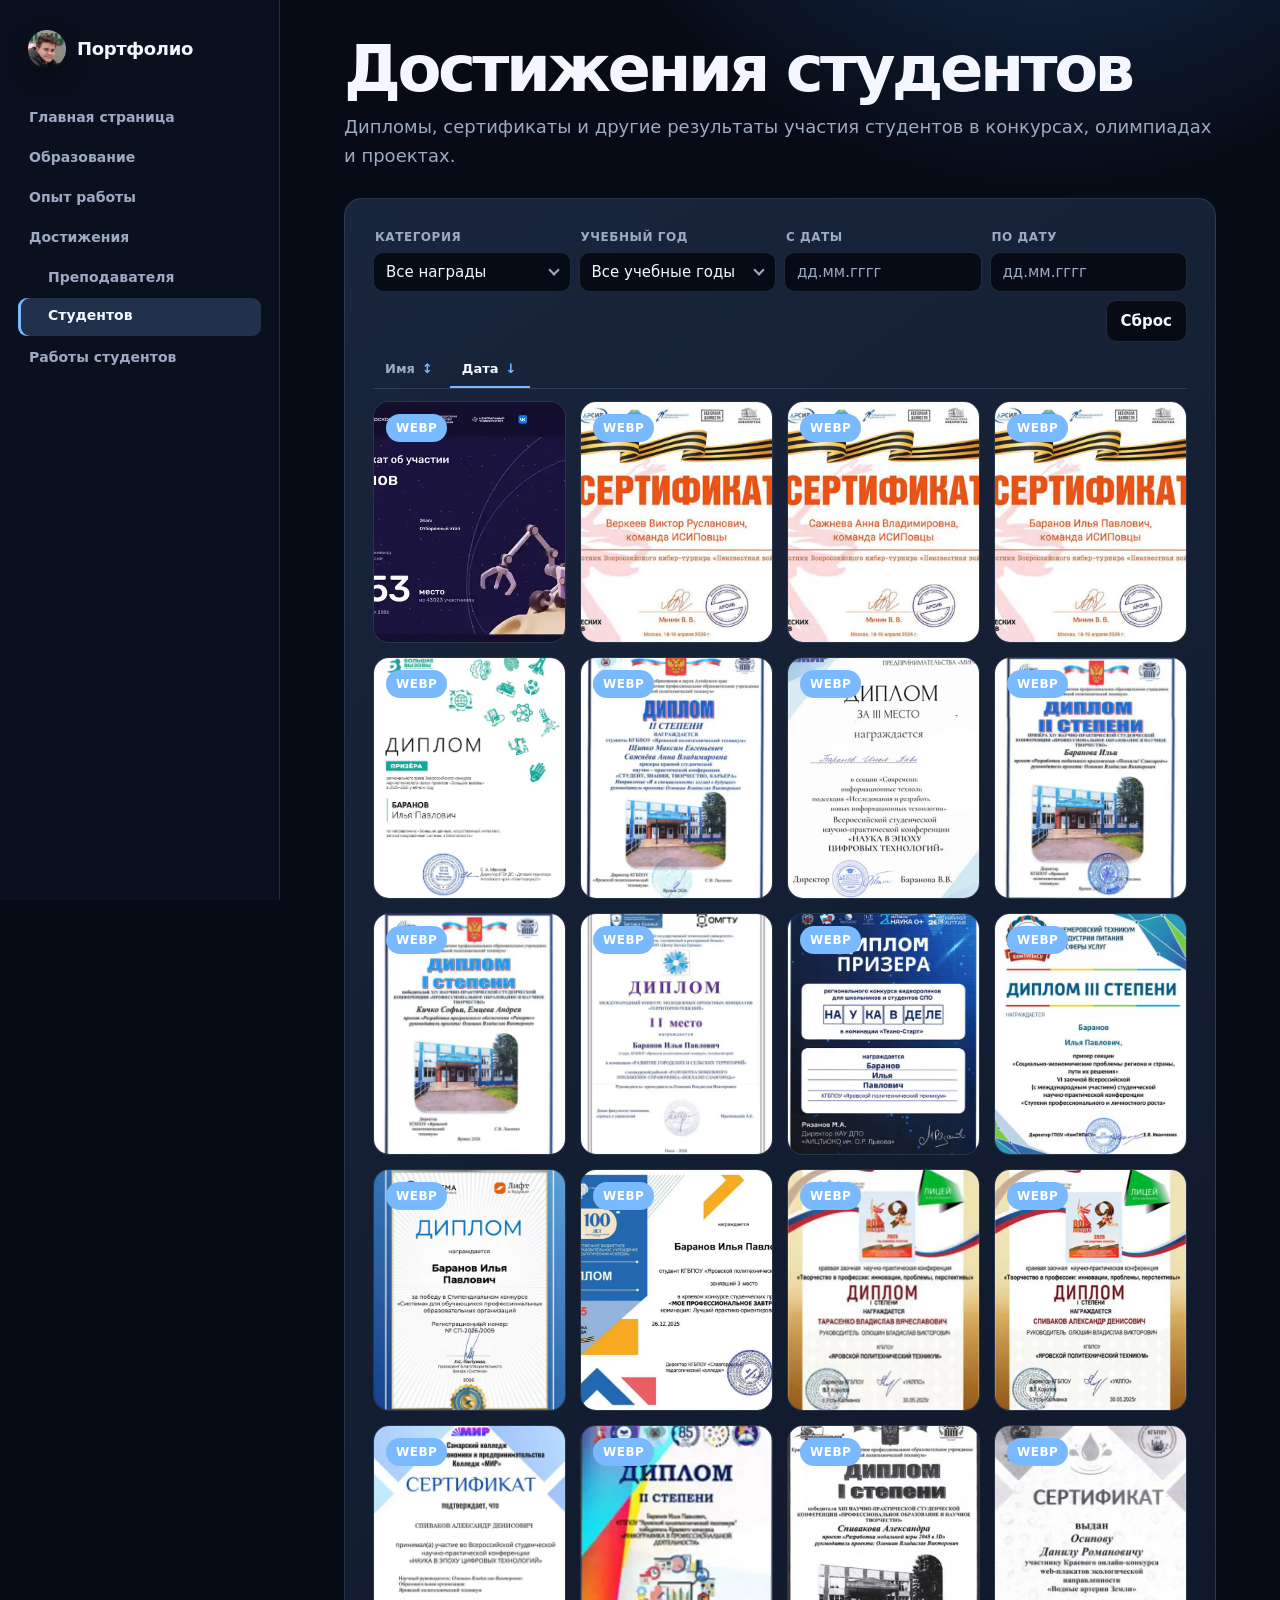
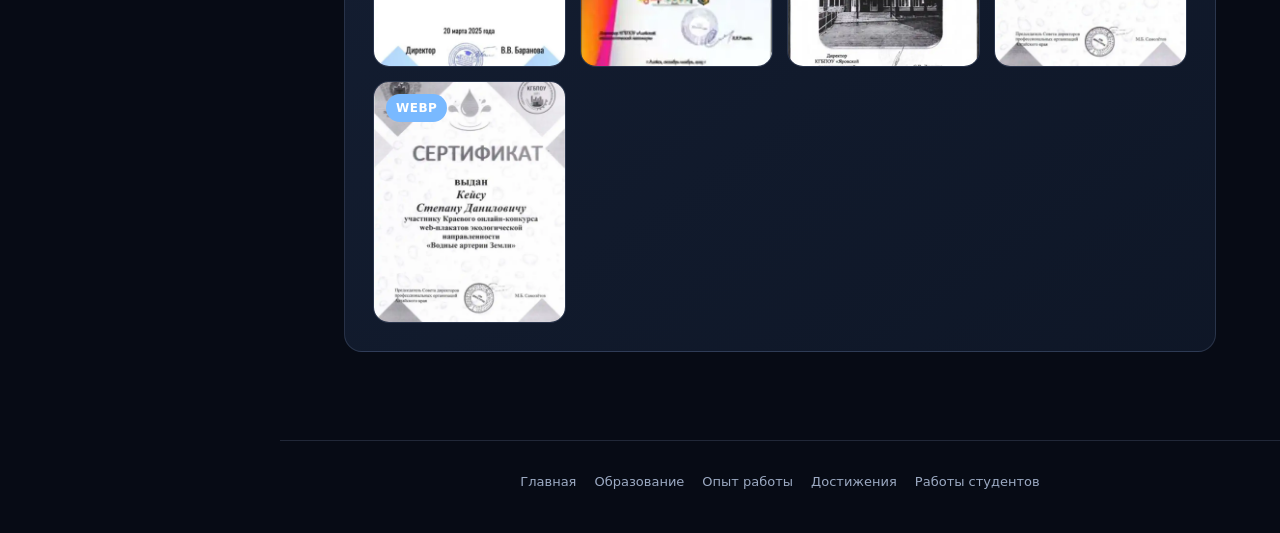
<file: pages/achievements/students.html>
﻿<!doctype html>
<html lang="ru">

<head>
  <meta charset="utf-8" />
  <link rel="icon" href="../../assets/img/favicon.ico" type="image/x-icon">
  <meta name="viewport" content="width=device-width, initial-scale=1" />
  <title>Олюшин | Достижения студентов</title>
  <link rel="stylesheet" href="../../assets/css/styles.css?v=20261020t" />
</head>

<body>
  <header class="header">
    <div class="container">
      <div class="navbar">
        <a class="brand" href="../../index.html"><img src="../../assets/img/favicon.ico" alt="" />Портфолио</a>

        <div class="nav-actions">
          <button class="burger" data-burger aria-label="Меню" aria-expanded="false">
            ☰ <span class="burger-label">Меню</span>
          </button>
        </div>

        <nav class="nav" data-nav>
          <a href="../../index.html">Главная страница</a>
          <a href="../education.html">Образование</a>
          <a href="../work-experience.html">Опыт работы</a>
          <div class="dropdown">
            <span class="nav-section-title">Достижения</span>
            <div class="dropdown-panel">
              <a href="teacher.html">Преподавателя</a>
              <a class="active" href="students.html">Студентов</a>
            </div>
          </div>

          <a href="../student-works.html">Работы студентов</a>
          <a href="../portfolio.html">Портфолио</a>
        </nav>
      </div>
    </div>
  </header>

  <main class="container">
    <h1 class="page-title">Достижения студентов</h1>
    <p class="subtitle">Дипломы, сертификаты и другие результаты участия студентов в конкурсах, олимпиадах и проектах.</p>

    <section class="section">
      <div class="gallery-controls" data-gallery-controls data-gallery-target="students">
        <div class="gallery-controls__layout">
          <label class="gallery-control">
            <span>Категория</span>
            <select data-gallery-category aria-label="Категория">
              <option value="all" selected>Все награды</option>
              <option value="diplomas">Дипломы</option>
              <option value="certificates">Сертификаты</option>
              <option value="gratitude">Благодарности</option>
            </select>
          </label>
          <label class="gallery-control">
            <span>Учебный год</span>
            <select data-gallery-academic-year aria-label="Учебный год">
              <option value="all" selected>Все учебные годы</option>
            </select>
          </label>
          <label class="gallery-control">
            <span>С даты</span>
            <input type="text" inputmode="numeric" placeholder="дд.мм.гггг" data-gallery-from />
          </label>
          <label class="gallery-control">
            <span>По дату</span>
            <input type="text" inputmode="numeric" placeholder="дд.мм.гггг" data-gallery-to />
          </label>
          <div class="gallery-controls__actions">
            <button type="button" class="btn btn--ghost" data-gallery-clear>Сброс</button>
          </div>
        </div>
        <div class="gallery-sort-columns" data-gallery-sort-columns aria-label="Сортировка наград">
          <button type="button" class="gallery-sort-column" data-gallery-sort-field="name" aria-pressed="false">
            Имя <span class="gallery-sort-column__direction" aria-hidden="true">↕</span>
          </button>
          <button type="button" class="gallery-sort-column" data-gallery-sort-field="date" aria-pressed="true">
            Дата <span class="gallery-sort-column__direction" aria-hidden="true">↓</span>
          </button>
        </div>
      </div>

      <div class="gallery gallery--4"
           data-auto-gallery
           data-gallery-id="students"
           data-gallery-base="../../content/achievements/students"
           data-gallery-title="Диплом студента"
           data-gallery-title-certificates="Сертификат студента"
           data-gallery-title-gratitude="Благодарность студенту"
           data-gallery-category="all"
           data-gallery-sort="date-desc">
        <p class="gallery-status">Подготовка каталога…</p>
      </div>
    </section>
  </main>

  <footer class="footer">
    <div class="container footer-inner">
      <nav class="footer-nav" aria-label="Навигация в подвале">
        <a href="../../index.html">Главная</a>
        <a href="../education.html">Образование</a>
        <a href="../work-experience.html">Опыт работы</a>
        <a href="index.html">Достижения</a>
        <a href="../student-works.html">Работы студентов</a>
        <a href="../portfolio.html">Портфолио</a>
      </nav>
    </div>
  </footer>

  <div class="img-modal" id="imgModal" aria-hidden="true" role="dialog" aria-modal="true" aria-label="Просмотр награды">
    <div class="img-modal__dialog">
      <button class="img-modal__close" type="button" data-modal-close aria-label="Закрыть">&times;</button>
      <img class="img-modal__img" id="imgModalImg" alt="Документ" hidden />
      <iframe class="img-modal__frame" id="imgModalFrame" title="Документ" hidden></iframe>
    </div>
  </div>

  <script src="../../assets/js/main.js?v=20261020h"></script>
</body>
</html>
</file>
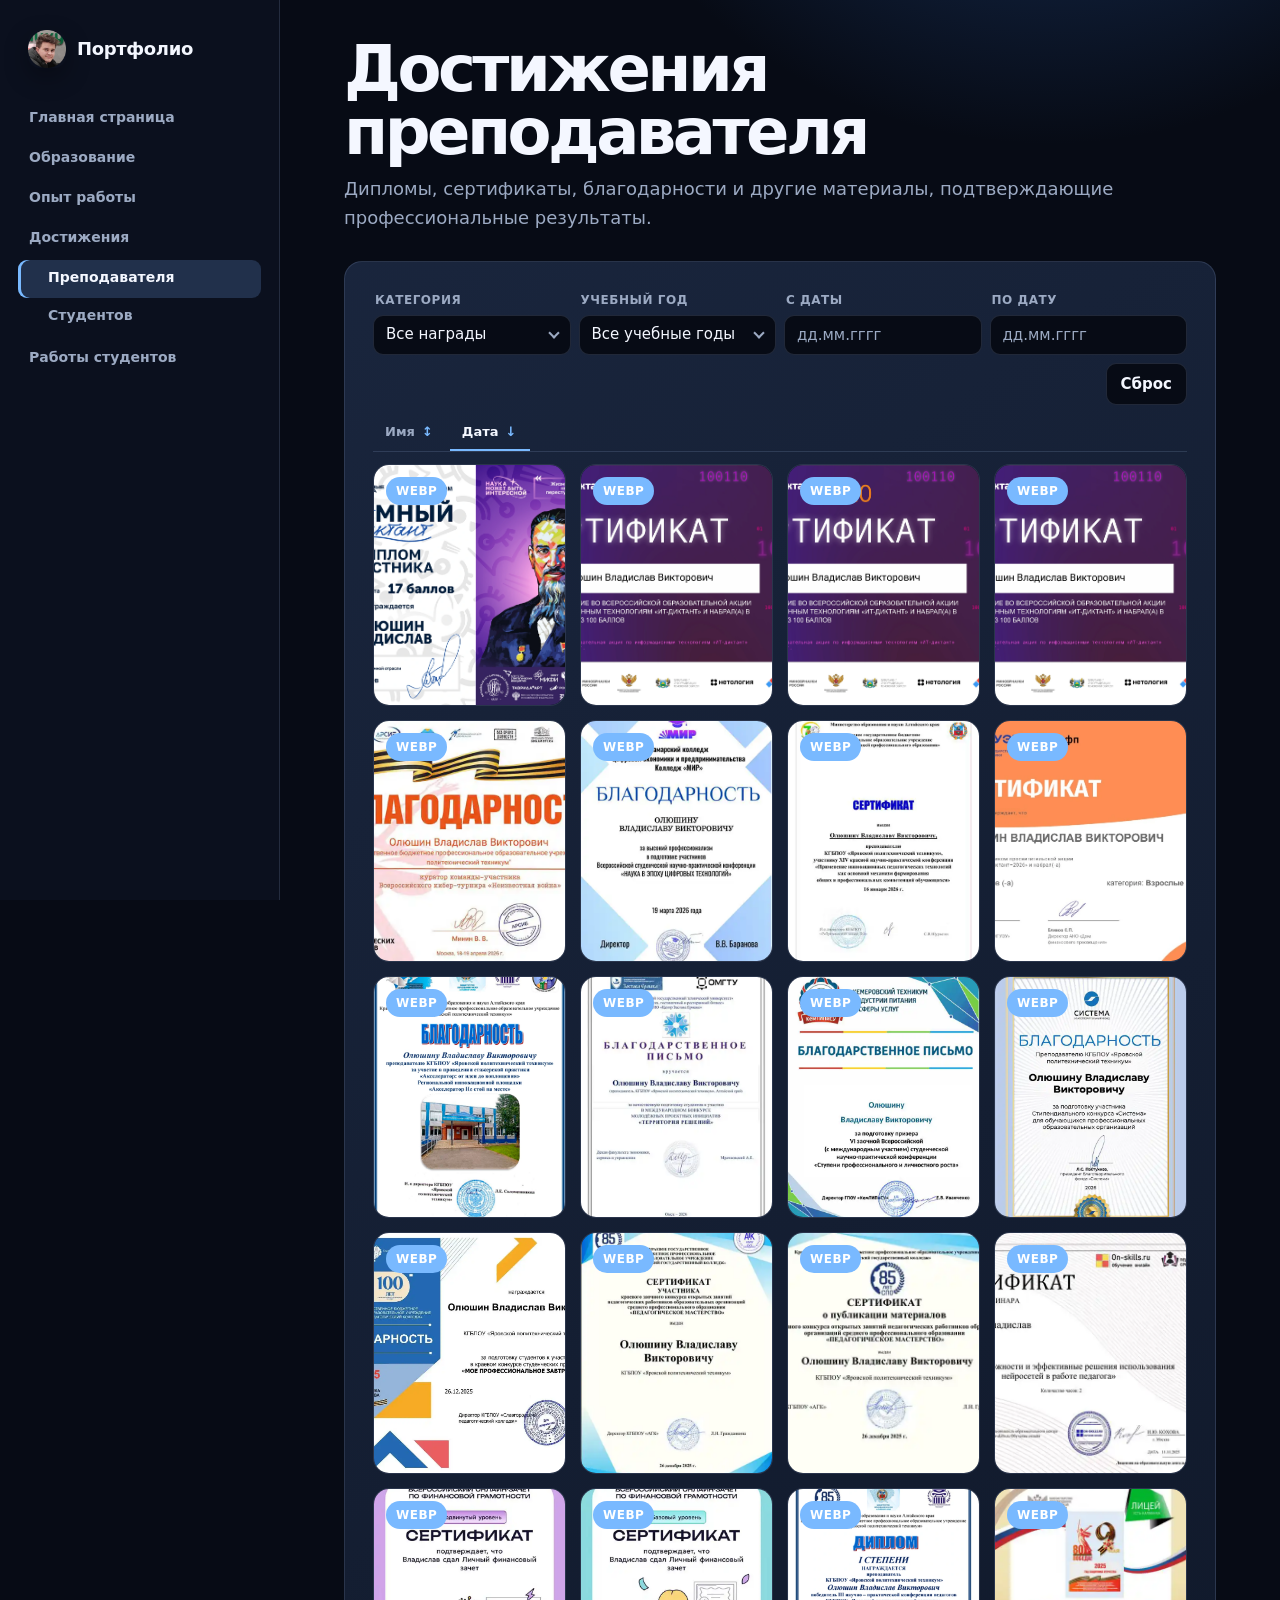
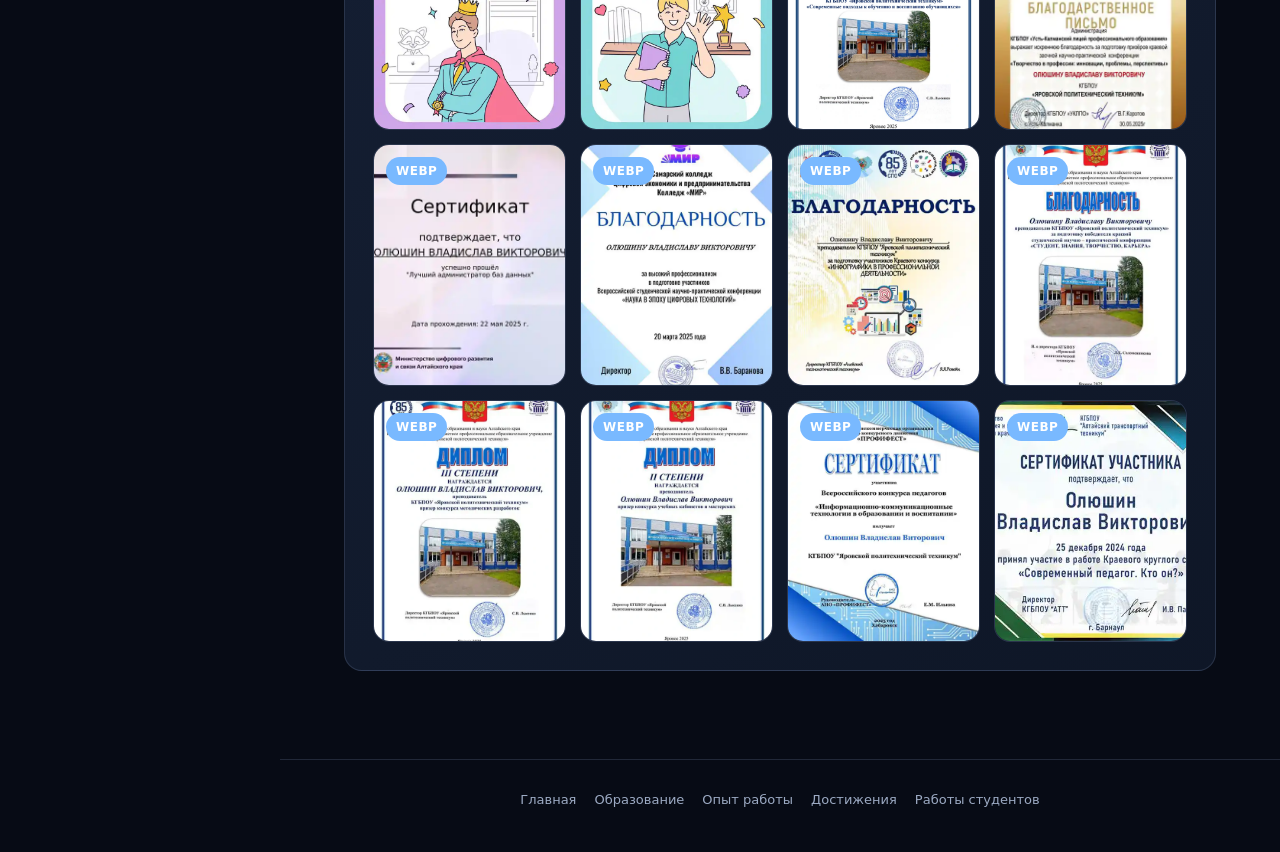
<file: pages/achievements/teacher.html>
﻿<!doctype html>
<html lang="ru">

<head>
  <meta charset="utf-8" />
  <link rel="icon" href="../../assets/img/favicon.ico" type="image/x-icon">
  <meta name="viewport" content="width=device-width, initial-scale=1" />
  <title>Олюшин | Достижения преподавателя</title>
  <link rel="stylesheet" href="../../assets/css/styles.css?v=20261020t" />
</head>

<body>
  <header class="header">
    <div class="container">
      <div class="navbar">
        <a class="brand" href="../../index.html"><img src="../../assets/img/favicon.ico" alt="" />Портфолио</a>

        <div class="nav-actions">
          <button class="burger" data-burger aria-label="Меню" aria-expanded="false">
            ☰ <span class="burger-label">Меню</span>
          </button>
        </div>

        <nav class="nav" data-nav>
          <a href="../../index.html">Главная страница</a>
          <a href="../education.html">Образование</a>
          <a href="../work-experience.html">Опыт работы</a>
          <div class="dropdown">
            <span class="nav-section-title">Достижения</span>
            <div class="dropdown-panel">
              <a class="active" href="teacher.html">Преподавателя</a>
              <a href="students.html">Студентов</a>
            </div>
          </div>

          <a href="../student-works.html">Работы студентов</a>
          <a href="../portfolio.html">Портфолио</a>
        </nav>
      </div>
    </div>
  </header>

  <main class="container">
    <h1 class="page-title">Достижения преподавателя</h1>
    <p class="subtitle">Дипломы, сертификаты, благодарности и другие материалы, подтверждающие профессиональные результаты.</p>

    <section class="section">
      <div class="gallery-controls" data-gallery-controls data-gallery-target="teacher">
        <div class="gallery-controls__layout">
          <label class="gallery-control">
            <span>Категория</span>
            <select data-gallery-category aria-label="Категория">
              <option value="all" selected>Все награды</option>
              <option value="diplomas">Дипломы</option>
              <option value="certificates">Сертификаты</option>
              <option value="gratitude">Благодарности</option>
            </select>
          </label>
          <label class="gallery-control">
            <span>Учебный год</span>
            <select data-gallery-academic-year aria-label="Учебный год">
              <option value="all" selected>Все учебные годы</option>
            </select>
          </label>
          <label class="gallery-control">
            <span>С даты</span>
            <input type="text" inputmode="numeric" placeholder="дд.мм.гггг" data-gallery-from />
          </label>
          <label class="gallery-control">
            <span>По дату</span>
            <input type="text" inputmode="numeric" placeholder="дд.мм.гггг" data-gallery-to />
          </label>
          <div class="gallery-controls__actions">
            <button type="button" class="btn btn--ghost" data-gallery-clear>Сброс</button>
          </div>
        </div>
        <div class="gallery-sort-columns" data-gallery-sort-columns aria-label="Сортировка наград">
          <button type="button" class="gallery-sort-column" data-gallery-sort-field="name" aria-pressed="false">
            Имя <span class="gallery-sort-column__direction" aria-hidden="true">↕</span>
          </button>
          <button type="button" class="gallery-sort-column" data-gallery-sort-field="date" aria-pressed="true">
            Дата <span class="gallery-sort-column__direction" aria-hidden="true">↓</span>
          </button>
        </div>
      </div>

      <div class="gallery gallery--4"
           data-auto-gallery
           data-gallery-id="teacher"
           data-gallery-base="../../content/achievements/teacher"
           data-gallery-title="Диплом"
           data-gallery-title-certificates="Сертификат"
           data-gallery-title-gratitude="Благодарность"
           data-gallery-category="all"
           data-gallery-sort="date-desc">
        <p class="gallery-status">Подготовка каталога…</p>
      </div>
    </section>
  </main>

  <footer class="footer">
    <div class="container footer-inner">
      <nav class="footer-nav" aria-label="Навигация в подвале">
        <a href="../../index.html">Главная</a>
        <a href="../education.html">Образование</a>
        <a href="../work-experience.html">Опыт работы</a>
        <a href="index.html">Достижения</a>
        <a href="../student-works.html">Работы студентов</a>
        <a href="../portfolio.html">Портфолио</a>
      </nav>
    </div>
  </footer>

  <div class="img-modal" id="imgModal" aria-hidden="true" role="dialog" aria-modal="true" aria-label="Просмотр награды">
    <div class="img-modal__dialog">
      <button class="img-modal__close" type="button" data-modal-close aria-label="Закрыть">&times;</button>
      <img class="img-modal__img" id="imgModalImg" alt="Документ" hidden />
      <iframe class="img-modal__frame" id="imgModalFrame" title="Документ" hidden></iframe>
    </div>
  </div>

  <script src="../../assets/js/main.js?v=20261023a"></script>
</body>
</html>
</file>
<file: assets/css/styles.css>
/* Базовые переменные интерфейса. */

:root{
  --bg:#0f1115;
  --bg-2:#141822;
  --text:#e9e7e3;
  --muted:#b5aea4;
  --line:#2a2f3a;
  --card:#151a24;
  --accent:#0f3d3e;

  --grad-spot-1:#1c2230;
  --grad-spot-2:#0f141e;
  --header-bg:rgba(15,17,21,.72);
  --header-border:rgba(42,47,58,.7);
  --radius:18px;
  --radius-lg:24px;
  --max:1140px;
  --pad:20px;
  --font:Inter, system-ui, -apple-system, "Segoe UI", Arial, "Noto Sans", "Liberation Sans", sans-serif;
}

*{box-sizing:border-box}

html,body{
  margin:0;
  padding:0;
  color:var(--text);
  font-family:var(--font);
  line-height:1.55;
  min-height:100%;
  overflow-x:hidden;
}

html{
  /* Постоянный скроллбар не даёт контенту смещаться между страницами. */
  overflow-y:scroll;
  background: radial-gradient(1200px 600px at 10% -10%, var(--grad-spot-1) 0%, rgba(0,0,0,0) 60%),
              radial-gradient(800px 500px at 90% 0%, var(--grad-spot-2) 0%, rgba(0,0,0,0) 55%),
              linear-gradient(180deg, var(--bg) 0%, var(--bg-2) 100%);
}

body{
  background:transparent;
  display:flex;
  flex-direction:column;
  min-height:100vh;
}

main.container{
  width:100%;
  padding-bottom:32px;
  flex:1 0 auto;
}

body.no-scroll{overflow:hidden}

a{color:inherit;text-decoration:none}
a:hover{text-decoration:none}

img{max-width:100%;display:block}

.container{
  max-width:var(--max);
  margin:0 auto;
  padding-inline:clamp(14px, 2vw, 24px);
}

/* ===== ШАПКА САЙТА ===== */

.header{
  border-bottom:1px solid var(--header-border);
  background:var(--header-bg);
  backdrop-filter:blur(10px);
  position:sticky; top:0; z-index:20;
}

.navbar{
  display:flex; align-items:center; justify-content:flex-start;
  gap:clamp(12px, 1.5vw, 18px);
  padding:clamp(12px, 1.4vw, 16px) 0;
  flex-wrap:wrap;
}

.nav-actions{
  margin-left:auto;
  display:flex;
  align-items:center;
  gap:12px;
}

.brand{
  font-weight:800;
  letter-spacing:.3px;
  text-transform:uppercase;
  font-size:18px;
  color:var(--muted);
}

.nav{
  display:flex; align-items:center; gap:8px;
  flex-wrap:wrap;
  min-width:0;
}

.nav a, .nav button{
  display:inline-flex;
  align-items:center;
  justify-content:center;
  font-size:14px;
  font-family:inherit;
  line-height:1;
  color:var(--text);
  background:transparent;
  border:0;
  padding:8px 10px;
  border-radius:999px;
  cursor:pointer;
  appearance:none;
  -webkit-appearance:none;
  transition: background .2s ease, transform .2s ease, color .2s ease;
  max-width:100%;
}

.burger-label{
  font-size:13px;
  color:var(--muted);
}

.nav a.active,
.nav button.active{
  background:rgba(15,61,62,.08);
  color:var(--accent);
  text-decoration:none;
}

.nav a:hover, .nav button:hover{
  background:rgba(15,61,62,.08);
  color:var(--accent);
  text-decoration:none;
  transform:translateY(-1px);
}

/* ===== ВЫПАДАЮЩЕЕ МЕНЮ ===== */

/* Вложенная группа навигации. На рабочем сайте подразделы отображаются постоянно. */
.dropdown{
  position:relative;
  display:inline-block;
  z-index:25;
}

.dropdown-panel{
  position:absolute;
  left:0;
  top:100%;
  background:var(--card);
  border:1px solid var(--line);
  border-radius:14px;
  overflow:hidden;
  display:flex;
  flex-direction:column;

  min-width:100%;
  width:max-content;
  white-space:nowrap;

  padding:0;
  opacity:0;
  transform: translateY(8px) scale(.98);
  pointer-events:none;
  transition: opacity .2s ease, transform .2s ease;
  z-index:26;
}

.dropdown-panel a{
  display:block;
  padding:10px 14px;
  line-height:1.2;
  border-radius:0;
}

.dropdown-panel a:hover{background:rgba(15,61,62,.08);text-decoration:none}

.burger{
  display:none;
  border:1px solid var(--line);
  background:var(--card);
  border-radius:12px;
  padding:8px 10px;
  cursor:pointer;
}

/* ===== АДАПТИВНЫЕ СТИЛИ ДЛЯ МОБИЛЬНЫХ УСТРОЙСТВ ===== */

@media (max-width: 860px){
  .burger{display:inline-flex; align-items:center; gap:8px}
  .nav-actions{width:100%; justify-content:flex-end}
  
  .nav{
    display:none;
    position:absolute;
    left:0; right:0;
    top:58px;
    background:var(--card);
    border-bottom:1px solid var(--line);
    padding:10px 18px 16px;
    flex-direction:column;
    align-items:stretch;
    gap:6px;
    z-index:30;
  }
  
  .nav.open{display:flex}

  .nav a,
  .nav button{
    width:100%;
    justify-content:flex-start;
    border-radius:14px;
  }

  .dropdown{
    width:100%;
  }
  
  .dropdown-panel{
    position:static;
    box-shadow:none;
    border:0;
    padding:0;
    min-width:auto;
    width:100%;
    transform:none;
  }
  .dropdown-panel a{
    width:100%;
    padding-left:18px;
  }
}

@media (min-width: 1440px){
  :root{
    --max: 1240px;
  }
}

/* ===== ОСНОВНОЙ МАКЕТ СТРАНИЦЫ ===== */

.page-title{
  margin:26px 0 8px;
  font-size:36px;
  letter-spacing:.2px;
}

.subtitle{color:var(--muted); margin:0 0 18px; font-size:16px}

.section{
  background:var(--card);
  border:1px solid var(--line);
  border-radius:var(--radius-lg);
  padding:var(--pad);
  margin:16px 0;
}
.section h2{
  margin:0 0 10px;
  font-size:20px;
}

/* ===== ГЛАВНАЯ СТРАНИЦА (ГЛАВНЫЙ БЛОК) ===== */

.hero{
  display:grid;
  grid-template-columns:minmax(220px, 280px) minmax(0, 1fr);
  gap:22px;
  align-items:start;
}

@media(max-width:900px){
  .hero{
    grid-template-columns:minmax(180px, 220px) minmax(0, 1fr);
    gap:18px;
  }
}

@media(max-width:700px){
  .hero{grid-template-columns:1fr}
}

.portrait{
  border-radius:22px;
  padding:8px;
  overflow:hidden;
  background:var(--card);
}

.portrait img{
  transform: scale(1);
  transition: transform .6s ease;
}
.portrait:hover img{transform: scale(1.03)}

.factlist{margin:0; padding-left:18px}
.factlist li{margin:8px 0}

.factlist a,
.card a{color:#1e6bff}
.factlist a:hover,
.card a:hover{color:#0f3fa3;text-decoration:underline}

/* ===== УНИВЕРСАЛЬНАЯ КАРТОЧКА ===== */
.card{
  margin:16px 0 0;
  padding:16px 22px;
  border-radius:18px;
  border:1px solid var(--line);
  background:var(--card);
}
.card h2{margin-top:0;margin-bottom:10px}

.portrait-card{
  display:block;
  border-radius:16px;
  overflow:hidden;
  background:var(--card);
  cursor:zoom-in;
  transition:transform .15s ease;
  max-width:100%;
}
.portrait-card:hover{transform:translateY(-2px)}
.portrait-card img{display:block;width:100%;height:auto}

/* ===== МОДАЛЬНОЕ ОКНО ДЛЯ ФОТО ===== */
.img-modal{
  position:fixed;
  inset:0;
  display:none;
  align-items:center;
  justify-content:center;
  padding:clamp(6px, 1.5vw, 12px);
  background:rgba(0,0,0,.72);
  z-index:9999;
}

.img-modal[aria-hidden="false"]{display:flex}

.img-modal__dialog{
  position:relative;
  display:flex;
  flex-direction:column;
  align-items:center;
  width:fit-content;
  max-width:100%;
  max-height:calc(100vh - 16px);
  border-radius:16px;
  background:transparent;
  box-shadow:none;
}

.img-modal__close{
  position:absolute;
  top:10px;
  right:10px;
  z-index:2;
  display:grid;
  place-items:center;
  width:44px;
  height:44px;
  padding:0;
  border:0;
  border-radius:50%;
  background:transparent;
  cursor:pointer;
  transition:transform .15s ease;
}

.img-modal__close:hover{background:transparent;transform:scale(1.05)}
.img-modal__close:focus-visible,
.img-modal__nav:focus-visible{outline:3px solid #1e6bff;outline-offset:2px}

.img-modal__nav{
  position:absolute;
  top:50%;
  z-index:3;
  display:grid;
  place-items:center;
  width:44px;
  height:44px;
  padding:0;
  border:0;
  border-radius:50%;
  background:rgba(255,255,255,.9);
  color:#050505;
  cursor:pointer;
  backdrop-filter:blur(6px);
  transform:translateY(-50%);
  transition:background .15s ease, transform .15s ease;
}

.img-modal__nav:hover{
  background:#fff;
  transform:translateY(-50%) scale(1.05);
}

.img-modal__nav--previous{left:12px}
.img-modal__nav--next{right:12px}
.img-modal__nav--previous .img-modal__icon{transform:rotate(180deg)}
.img-modal__nav[hidden]{display:none}

.img-modal__icon{
  display:block;
  width:100%;
  height:100%;
  background-position:center;
  background-repeat:no-repeat;
  background-size:contain;
}

.img-modal__icon--arrow{
  background-image:url("../icons/free-icon-arrow-right-1549612.svg");
}

.img-modal__icon--close{
  background-image:url("../icons/free-icon-cross-mark-4225690.svg");
}

.img-modal__close .img-modal__icon{
  width:44px;
  height:44px;
}

.img-modal__counter{
  position:absolute;
  left:50%;
  bottom:12px;
  z-index:3;
  padding:6px 12px;
  border:1px solid rgba(255,255,255,.35);
  border-radius:999px;
  background:rgba(15,17,21,.76);
  color:#fff;
  font-size:14px;
  font-weight:700;
  line-height:1;
  backdrop-filter:blur(6px);
  transform:translateX(-50%);
  pointer-events:none;
}

.img-modal__counter[hidden]{display:none}

.img-modal--pdf .img-modal__dialog{
  background:#fff;
}

.img-modal__img{
  display:block;
  width:auto;
  height:auto;
  max-width:min(1100px, calc(96vw));
  max-height:calc(100vh - 16px);
  object-fit:contain;
}

.img-modal__img:not([src]){display:none}

.img-modal__frame{
  display:block;
  width:min(760px, calc(92vw));
  aspect-ratio:210 / 297;
  height:auto;
  max-height:min(92vh, 1200px);
  border:0;
  border-radius:16px;
  background:#fff;
}

.img-modal__frame:not([src]){display:none}
.img-modal__frame[hidden]{display:none}

@media(max-width:700px){
  .page-title{
    font-size:30px;
    margin-top:22px;
  }

  .subtitle{
    font-size:15px;
    margin-bottom:16px;
  }

  .section,
  .card{
    padding:16px;
  }

  .btn-row{
    gap:8px;
  }

  .btn{
    width:100%;
    justify-content:center;
  }

  .img-modal__dialog{
    max-height:calc(100vh - 12px);
    border-radius:12px;
  }

  .img-modal__close{
    top:8px;
    right:8px;
  }

  .img-modal__nav{
    width:44px;
    height:44px;
  }

  .img-modal__nav--previous{left:8px}
  .img-modal__nav--next{right:8px}

  .img-modal__counter{bottom:8px}

  .img-modal__img{
    max-width:calc(100vw - 12px);
    max-height:calc(100vh - 12px);
  }

  .img-modal__frame{
    width:min(92vw, 760px);
    max-height:calc(100vh - 12px);
  }

  .footer .footer-inner{
    flex-direction:column;
    align-items:flex-start;
  }
}

.map-wrapper{
  margin-top:12px;
  width:100%;
  border-radius:14px;
  overflow:hidden;
  border:1px solid var(--line);
  background:var(--card);
}
.map-wrapper iframe{display:block;width:100% !important;min-width:100%;height:400px;border:0}

/* ===== СТРОКИ С ИНФОРМАЦИЕЙ (НА СТРАНИЦЕ ОБРАЗОВАНИЯ) ===== */

.rows{display:grid; gap:12px}

.row{
  border:1px solid var(--line);
  border-radius:14px;
  padding:14px;
  background:var(--card);
  transition: transform .2s ease;
}

.row:hover{
  transform:translateY(-2px);
}

.row--link{
  display:block;
  color:inherit;
  text-decoration:none;
}

.row--link:focus-visible{
  outline:2px solid rgba(30,107,255,.35);
  outline-offset:2px;
}

.row .row-title{font-weight:700; margin:0 0 4px}
.row .row-sub{color:var(--muted); margin:0}

/* ===== КНОПКИ ===== */

.btn{
  display:inline-flex;
  align-items:center;
  gap:8px;
  padding:10px 14px;
  border-radius:999px;
  border:1px solid rgba(15,61,62,.25);
  background:var(--card);
  color:var(--text);
  font:inherit;
  font-size:14px;
  font-weight:500;
  line-height:1.2;
  text-decoration:none !important;
  transition: transform .2s ease, background .2s ease;
}

.btn:hover{
  background:rgba(15,61,62,.06);
  transform:translateY(-1px);
}

.btn--block{
  width:100%;
  justify-content:flex-start;
  border-radius:16px;
}

.btn-row{display:flex; flex-wrap:wrap; gap:10px; margin-top:10px}

.project-grid{
  display:grid;
  grid-template-columns:repeat(3, minmax(0, 1fr));
  gap:14px;
}

.project-card{
  display:flex;
  flex-direction:column;
  min-height:100%;
  border:1px solid var(--line);
  border-radius:20px;
  overflow:hidden;
  background:
    radial-gradient(900px 220px at 0% 0%, rgba(15,61,62,.14), rgba(0,0,0,0) 60%),
    var(--card);
}

.project-card__body{
  display:flex;
  flex-direction:column;
  gap:12px;
  padding:16px;
  flex:1 1 auto;
}


.project-card__body h3{
  margin:0;
  font-size:20px;
  line-height:1.25;
}

.project-card__body p{
  margin:0;
  color:var(--muted);
  line-height:1.5;
}

.project-card__meta{
  display:grid;
  grid-template-columns:1fr;
  gap:10px;
  margin:0;
}

.project-card__meta div{
  padding:12px;
  border-radius:14px;
  border:1px solid var(--line);
  background:rgba(15,17,21,.28);
}

.project-card__meta dt{
  margin:0 0 4px;
  color:var(--muted);
  font-size:12px;
  text-transform:uppercase;
  letter-spacing:.08em;
}

.project-card__meta dd{
  margin:0;
  font-weight:600;
}

.project-card__people{
  display:grid;
  gap:4px;
  margin:0;
  padding:0;
  list-style:none;
  font-weight:600;
}

.project-card__actions{
  display:flex;
  flex-wrap:nowrap;
  gap:10px;
  margin-top:auto;
}

.project-card__actions .btn{
  flex:1 1 0;
  justify-content:center;
  white-space:nowrap;
  background:rgba(15,61,62,.06);
  border-color:rgba(15,61,62,.16);
}

.project-card__actions .btn:hover{
  background:rgba(15,61,62,.1);
  transform:translateY(-1px);
}

.project-card__actions .btn:active{
  transform:translateY(0);
}

.project-card__actions .btn:focus-visible{
  outline:2px solid rgba(30,107,255,.35);
  outline-offset:2px;
}

.btn--soft{
  background:rgba(15,61,62,.06);
  border-color:rgba(15,61,62,.16);
}

@media(max-width:1100px){
  .project-grid{grid-template-columns:repeat(2, minmax(0, 1fr))}
}

@media(max-width:700px){
  .project-grid{grid-template-columns:1fr}

  .project-card__actions{
    flex-wrap:wrap;
  }

  .project-card__actions .btn{
    width:100%;
    justify-content:center;
  }
}

/* ===== ГАЛЕРЕЯ ===== */

.gallery-controls{
  padding:0;
  border-radius:0;
  background:transparent;
  border:0;
  margin-bottom:12px;
}

.gallery-controls__layout{
  display:flex;
  flex-wrap:wrap;
  gap:8px;
  align-items:end;
}

.gallery-control{
  display:flex;
  flex-direction:column;
  gap:5px;
  min-width:min(100%, 180px);
  flex:1 1 180px;
  font-size:13px;
  color:var(--muted);
}

.gallery-control > span{
  min-height:20px;
  display:inline-flex;
  align-items:center;
  padding-left:2px;
  color:var(--muted);
  font-size:12px;
  font-weight:700;
  line-height:1.2;
  letter-spacing:.045em;
  text-transform:uppercase;
}

.gallery-controls__actions{
  display:flex;
  gap:8px;
  align-items:center;
  flex:0 0 auto;
  margin-left:auto;
}

.gallery-sort-columns{
  display:flex;
  gap:4px;
  margin-top:10px;
  border-bottom:1px solid var(--line);
}

.gallery-sort-column{
  display:inline-flex;
  align-items:center;
  gap:6px;
  min-height:36px;
  padding:0 12px;
  border:0;
  border-bottom:2px solid transparent;
  background:transparent;
  color:var(--muted);
  font:inherit;
  font-size:13px;
  font-weight:700;
  cursor:pointer;
  transition:color .15s ease, border-color .15s ease, background .15s ease;
}

.gallery-sort-column:hover{
  background:rgba(255,255,255,.03);
  color:var(--text);
}

.gallery-sort-column:focus-visible{
  outline:2px solid var(--accent);
  outline-offset:-2px;
}

.gallery-sort-column.is-active{
  border-bottom-color:var(--accent);
  color:var(--text);
}

.gallery-sort-column__direction{
  width:1em;
  color:var(--accent);
  text-align:center;
}

.gallery-controls select,
.gallery-controls input[type="text"]{
  height:40px;
  width:100%;
  border-radius:10px;
  border:1px solid var(--line);
  background:var(--bg-2);
  color:var(--text);
  padding:0 12px;
  font:inherit;
  font-size:15px;
  font-weight:500;
  line-height:1.2;
  transition:border-color .15s ease, background .15s ease, box-shadow .15s ease;
}

.themed-select__native{
  position:absolute !important;
  width:1px !important;
  height:1px !important;
  padding:0 !important;
  margin:-1px !important;
  overflow:hidden !important;
  clip:rect(0, 0, 0, 0) !important;
  white-space:nowrap !important;
  border:0 !important;
}

.themed-select{
  position:relative;
  width:100%;
  color:var(--text);
  font-size:15px;
}

.themed-select__button{
  width:100%;
  height:40px;
  display:flex;
  align-items:center;
  justify-content:space-between;
  gap:12px;
  padding:0 12px;
  border:1px solid var(--line);
  border-radius:10px;
  background:var(--bg-2);
  color:var(--text);
  font:inherit;
  font-weight:500;
  text-align:left;
  cursor:pointer;
  transition:border-color .15s ease, background .15s ease, box-shadow .15s ease;
}

.themed-select__button:hover{
  background:var(--card);
  border-color:rgba(30,107,255,.42);
}

.themed-select__button:focus-visible,
.themed-select.is-open .themed-select__button{
  outline:none;
  border-color:rgba(30,107,255,.65);
  box-shadow:0 0 0 2px rgba(30,107,255,.14);
}

.themed-select__arrow{
  width:8px;
  height:8px;
  flex:0 0 auto;
  border-right:2px solid var(--muted);
  border-bottom:2px solid var(--muted);
  transform:translateY(-2px) rotate(45deg);
  transition:transform .15s ease, border-color .15s ease;
}

.themed-select.is-open .themed-select__arrow{
  border-color:var(--text);
  transform:translateY(2px) rotate(225deg);
}

.themed-select__list{
  position:absolute;
  top:calc(100% + 5px);
  left:0;
  z-index:60;
  width:100%;
  min-width:max-content;
  padding:5px;
  border:1px solid var(--line);
  border-radius:10px;
  background:var(--card);
  box-shadow:0 16px 36px rgba(0,0,0,.32);
}

.themed-select__list[hidden]{
  display:none;
}

.themed-select__option{
  width:100%;
  min-height:36px;
  display:flex;
  align-items:center;
  padding:7px 10px;
  border:0;
  border-radius:7px;
  background:transparent;
  color:var(--text);
  font:inherit;
  font-weight:500;
  text-align:left;
  white-space:nowrap;
  cursor:pointer;
}

.themed-select__option:hover,
.themed-select__option:focus-visible{
  outline:none;
  background:rgba(15,61,62,.55);
}

.themed-select__option.is-selected{
  background:rgba(15,61,62,.55);
  color:var(--text);
}

.gallery-controls input::placeholder{
  color:var(--muted);
  font-weight:500;
  opacity:1;
}

.gallery-controls input[type="text"]:hover{
  background:var(--card);
  border-color:rgba(30,107,255,.42);
}

.gallery-controls select:focus-visible,
.gallery-controls input[type="text"]:focus-visible{
  outline:none;
  background:var(--card);
  border-color:rgba(30,107,255,.65);
  box-shadow:0 0 0 2px rgba(30,107,255,.14);
}

.gallery-controls .btn{
  display:inline-flex;
  align-items:center;
  justify-content:center;
  height:40px;
  padding:0 14px;
  border-radius:10px;
  border:1px solid var(--line);
  background:var(--bg-2);
  color:var(--text);
  font-size:15px;
  line-height:1.2;
}

.gallery-controls .btn:hover{
  background:var(--card);
  transform:none;
}

@media(max-width:700px){
  .gallery-controls{
    padding:0;
  }

  .gallery-controls__layout{
    gap:8px;
    width:100%;
  }

  .gallery-control{
    gap:5px;
    flex:1 1 100%;
    min-width:0;
  }

  .gallery-control > span{
    min-height:18px;
  }

  .gallery-controls__actions{
    display:grid;
    grid-template-columns:repeat(2, minmax(0, 1fr));
    gap:8px;
    width:100%;
    margin-left:0;
  }

  .gallery-controls .btn{
    width:100%;
  }
}

.gallery{
  display:grid;
  grid-template-columns:repeat(3, 1fr);
  gap:14px;
}

.gallery.gallery--4{grid-template-columns:repeat(4,1fr)}

@media(max-width:1100px){.gallery.gallery--4{grid-template-columns:repeat(3,1fr)}}
@media(max-width:760px){ .gallery.gallery--4{grid-template-columns:repeat(2,1fr)} }
@media(max-width:900px){ .gallery{grid-template-columns:repeat(2,1fr)} }
@media(max-width:560px){ .gallery{grid-template-columns:1fr} }

@media(max-width:560px){
  .tile img,
  .tile-pdf__preview{
    height:180px;
  }
}

/* ===== ПЛИТКИ ГАЛЕРЕИ ===== */
.tile{
  border:1px solid var(--line);
  border-radius:16px;
  overflow:hidden;
  background:var(--card);
  transform: translateY(0);
  transition: transform .25s ease;
  position:relative;
}

.tile:hover{
  transform:translateY(-3px);
}

.tile-media{
  position:relative;
  display:flex;
  align-items:center;
  justify-content:center;
}

.tile:focus-visible{
  outline:2px solid var(--accent);
  outline-offset:2px;
}

.tile-format__badge{
  position:absolute;
  top:12px;
  left:12px;
  display:inline-flex;
  align-items:center;
  justify-content:center;
  min-width:48px;
  height:28px;
  padding:0 10px;
  border-radius:999px;
  background:var(--accent);
  color:#fff;
  font-size:12px;
  font-weight:700;
  letter-spacing:.04em;
}

.tile img{width:100%; height:240px; object-fit:cover; background:var(--card)}
.tile-pdf__preview{
  width:100%;
  height:240px;
  border:0;
  display:block;
  pointer-events:none;
  background:var(--card);
}

.gallery-status{
  grid-column:1 / -1;
  margin:0;
  color:var(--muted);
}

/* ===== АНИМАЦИЯ ПОЯВЛЕНИЯ ===== */

.reveal{
  opacity:0;
  transform:translateY(16px);
  transition: opacity .7s ease, transform .7s ease;
}

.reveal.is-visible{
  opacity:1;
  transform:translateY(0);
}

/* Отключение анимаций для пользователей с настройкой prefers-reduced-motion */
@media (prefers-reduced-motion: reduce){
  *{scroll-behavior:auto !important}
  .reveal{opacity:1; transform:none; transition:none}
  .portrait img, .row, .tile, .btn, .nav a, .nav button{transition:none}
}

/* ===== ПОДВАЛ САЙТА ===== */
.footer{
  margin-top:32px;
  padding:18px 0;
  flex:0 0 auto;
  color:var(--muted);
  font-size:13px;
  border-top:1px solid var(--header-border);
  background:rgba(15,17,21,.55);
}

.footer .footer-inner{
  display:flex;
  flex-direction:column;
  align-items:center;
  justify-content:center;
  gap:12px;
  min-height:20px;
  text-align:center;
}

.footer-nav{
  display:flex;
  flex-wrap:wrap;
  justify-content:center;
  gap:8px;
}

.footer-nav a{
  display:inline-flex;
  align-items:center;
  min-height:34px;
  padding:7px 12px;
  border:1px solid var(--line);
  border-radius:999px;
  background:rgba(255,255,255,.025);
  color:var(--text);
  font-size:13px;
  font-weight:600;
  line-height:1.2;
  transition:color .2s ease, border-color .2s ease, background .2s ease, transform .2s ease;
}

.footer-nav a:hover{
  border-color:rgba(255,255,255,.2);
  background:var(--accent);
  color:#fff;
  transform:translateY(-1px);
}

.footer-nav a:focus-visible{
  outline:2px solid rgba(255,255,255,.8);
  outline-offset:2px;
}

@media(max-width:560px){
  .footer-nav{
    display:grid;
    grid-template-columns:repeat(2, minmax(0, 1fr));
    width:100%;
  }

  .footer-nav a{
    justify-content:center;
  }

  .footer-nav a:last-child:nth-child(odd){
    grid-column:1 / -1;
  }
}

.back-to-top{
  position:fixed;
  right:max(18px, env(safe-area-inset-right));
  bottom:max(18px, env(safe-area-inset-bottom));
  z-index:30;
  width:46px;
  height:46px;
  display:flex;
  align-items:center;
  justify-content:center;
  padding:0;
  border:1px solid rgba(255,255,255,.16);
  border-radius:50%;
  background:var(--accent);
  color:#fff;
  box-shadow:0 10px 28px rgba(0,0,0,.3);
  font:700 25px/1 var(--font);
  cursor:pointer;
  opacity:0;
  visibility:hidden;
  transform:translateY(10px);
  transition:opacity .2s ease, transform .2s ease, visibility .2s ease, background .2s ease;
}

.back-to-top.is-visible{
  opacity:1;
  visibility:visible;
  transform:translateY(0);
}

.back-to-top:hover{
  background:#145253;
  transform:translateY(-2px);
}

.back-to-top:focus-visible{
  outline:2px solid #fff;
  outline-offset:3px;
}

@media(max-width:560px){
  .back-to-top{
    right:max(12px, env(safe-area-inset-right));
    bottom:max(12px, env(safe-area-inset-bottom));
    width:42px;
    height:42px;
  }
}

@media (prefers-reduced-motion: reduce){
  .back-to-top{transition:none}
}

main.container > :last-child{
  margin-bottom:24px !important;
}

/* Финальные переопределения темы: размещены после стилей отдельных страниц. */
:root{color-scheme:dark;--bg:#0b1020;--bg-2:#070b15;--text:#f4f7ff;--muted:#9caac3;--line:rgba(170,195,237,.16);--card:#121a2d;--accent:#79b9ff;--grad-spot-1:#1d3d70;--grad-spot-2:#142b50;--header-bg:rgba(12,18,32,.92);--header-border:rgba(170,195,237,.16);--radius:18px;--radius-lg:18px;--max:1180px}
html{background:radial-gradient(circle at 82% -15%,var(--grad-spot-1) 0,transparent 32rem),var(--bg-2)}
body{background:transparent;font-family:Inter,"Segoe UI",system-ui,-apple-system,sans-serif}
a:focus-visible,button:focus-visible{outline:3px solid #7ae3c2;outline-offset:3px}
.page-title{max-width:900px;margin:0 0 12px;font-size:clamp(38px,5vw,68px);line-height:.98;letter-spacing:-.055em}
.subtitle{max-width:none;width:100%;margin:0 0 28px;color:var(--muted);font-size:18px;line-height:1.6}
.section,.card{border-color:var(--line);border-radius:18px;background:linear-gradient(145deg,rgba(28,40,65,.9),rgba(16,24,41,.9));box-shadow:none}
.section{padding:clamp(20px,3vw,28px);margin:18px 0}.card{padding:clamp(20px,3vw,28px);margin-top:18px}.section h2,.card h2{letter-spacing:-.025em}
.hero{gap:28px}.portrait{padding:0;background:transparent;border-radius:18px}.portrait-card{border:1px solid var(--line);border-radius:18px}
.factlist a,.card a{color:#9fcbff}.factlist a:hover,.card a:hover{color:#fff}
.row,.project-card{border-color:var(--line);background:linear-gradient(145deg,rgba(28,40,65,.9),rgba(16,24,41,.9))}
.row:hover{border-color:rgba(139,191,255,.42);background:#1b2a46;transform:translateY(-3px)}
.project-card{border-radius:18px;transition:transform .18s ease,border-color .18s ease,background .18s ease}.project-card:hover{border-color:rgba(139,191,255,.42);background:#1b2a46;transform:translateY(-4px)}
.project-card__body{padding:20px;gap:14px}.project-card__body h3{font-size:21px;letter-spacing:-.025em}.project-card__meta div{border-color:var(--line);background:rgba(9,14,24,.42)}
.project-card__actions{flex-wrap:wrap}.project-card__actions .btn{flex:1 1 140px;min-height:42px;background:rgba(21,32,53,.72);border-color:rgba(139,191,255,.42)}.project-card__actions .btn:hover{background:#243653}
.btn{min-height:42px;border-radius:10px;border-color:rgba(139,191,255,.42);background:rgba(21,32,53,.72);font-weight:700}.btn:hover{background:#243653}
.footer{background:transparent;color:#8290a8}.footer-nav a:hover{color:#9fcbff}.back-to-top{border-color:var(--line);border-radius:10px;background:rgba(10,16,28,.82);color:#fff}.back-to-top:hover{background:rgba(47,128,237,.3)}

@media (min-width:861px){
  .header{position:fixed;inset:0 auto 0 0;width:280px;height:100vh;border-right:1px solid var(--header-border);border-bottom:0;background:var(--header-bg);backdrop-filter:blur(18px)}
  .header .container{height:100%;padding:0}.navbar{height:100%;padding:28px 18px;flex-direction:column;align-items:stretch;gap:0;flex-wrap:nowrap}
  .brand{display:flex;align-items:center;min-height:42px;margin:0 10px 28px;color:var(--text);font-size:18px;font-weight:800;letter-spacing:-.02em;text-transform:none}.brand::before{content:"ВВ";display:grid;place-items:center;width:38px;height:38px;margin-right:11px;border-radius:12px;background:linear-gradient(135deg,#338ce9,#2467cf);box-shadow:0 9px 24px #0005;font-size:12px;letter-spacing:0}.nav-actions{display:none}
  .nav{display:flex;width:100%;flex-direction:column;align-items:stretch;gap:2px}.nav a,.nav button{width:100%;min-height:38px;padding:9px 11px;justify-content:flex-start;border-radius:9px;color:var(--muted);font-size:14px;font-weight:600;transform:none}.nav a:hover,.nav button:hover,.nav a.active,.nav button.active{background:#21304b;color:var(--text);transform:none}.nav a.active{box-shadow:inset 3px 0 var(--accent)}
  .dropdown{width:100%}.dropdown>button{justify-content:flex-start}.dropdown-panel{position:static;width:100%;min-width:0;margin-top:2px;border:0;border-radius:0;background:transparent;box-shadow:none}.dropdown-panel a{padding-left:22px;color:var(--muted)}
  main.container{width:calc(100% - 280px);max-width:none;margin:0 0 0 280px;padding:38px clamp(36px,5vw,84px) 64px}.footer{width:calc(100% - 280px);max-width:none;margin-left:280px;border-top:1px solid var(--line)}.footer .container{max-width:var(--max);padding:24px clamp(36px,5vw,84px) 36px}
}

@media (max-width:860px){
  .header{position:sticky;width:auto;height:auto;border-right:0}.navbar{position:relative;padding:12px 0;flex-direction:row;align-items:center}.brand{color:var(--text);text-transform:none}.nav-actions{display:flex;width:auto;margin-left:auto}.burger{border-color:var(--line);background:#1a2539;color:var(--text)}.nav{top:calc(100% + 1px);left:-14px;right:-14px;padding:10px 14px 16px;border-color:var(--line);background:#121a2d}.nav a,.nav button{color:var(--muted)}.nav a.active,.nav button.active,.nav a:hover,.nav button:hover{background:#21304b;color:var(--text)}main.container{padding-top:28px}.page-title{font-size:clamp(34px,10vw,52px)}.subtitle{font-size:16px}
}

/* «Достижения» — обычная группа навигации с постоянно видимыми подразделами. */
.nav-section-title{
  display:flex;
  align-items:center;
  width:100%;
  min-height:38px;
  padding:9px 11px;
  border-radius:9px;
  color:var(--muted);
  font-size:14px;
  font-weight:600;
}

/* Раздел подготовлен, но до наполнения не показывается в навигации. */
.nav a[href$="portfolio.html"],
.footer-nav a[href$="portfolio.html"]{display:none}

.dropdown-panel{
  display:flex;
  opacity:1;
  transform:none;
  pointer-events:auto;
}

.dropdown-panel a{padding-left:30px}

/* Фирменный знак портфолио в шапке. */
.brand{
  display:inline-flex;
  align-items:center;
  gap:11px;
}

.brand > img{
  width:38px;
  height:38px;
  flex:0 0 auto;
  border-radius:12px;
  object-fit:cover;
  object-position:center;
  box-shadow:0 9px 24px #0005;
}

@media (min-width:861px){
  .brand::before{display:none}
  .brand > img{margin:0}
}

/* Две связанные информационные карточки на главной странице. */
.home-info-grid{
  display:grid;
  grid-template-columns:minmax(0, .85fr) minmax(0, 1.15fr);
  gap:18px;
  margin-top:18px;
}

.home-info-grid .card{
  display:flex;
  flex-direction:column;
  margin:0;
}

.home-info-grid .card h2{margin-bottom:6px}
.home-info-grid .card p{margin:0}
.home-info-grid .map-wrapper{margin-top:auto}
.home-info-grid .map-wrapper iframe{height:270px}

@media(max-width:900px){
  .home-info-grid{grid-template-columns:1fr}
  .home-info-grid .map-wrapper iframe{height:320px}
}

/* Кнопка закрытия вынесена в угол экрана, чтобы не перекрывать просматриваемый файл. */
.img-modal__close{
  position:fixed;
  top:18px;
  right:18px;
  width:44px;
  height:44px;
  border:1px solid rgba(159,203,255,.42);
  border-radius:10px;
  background:#152038;
  box-shadow:0 8px 22px rgba(0,0,0,.35);
}

.img-modal__close:hover{background:#243653;transform:translateY(-1px)}
.img-modal__close .img-modal__icon--close{
  display:grid;
  place-items:center;
  width:100%;
  height:100%;
  background:none;
  color:#fff;
}
.img-modal__close .img-modal__icon--close::before{content:"×";font-size:30px;font-weight:300;line-height:1}

/* Перелистывание использует тот же вид кнопок, что и закрытие окна. */
.img-modal__nav{
  position:fixed;
  top:50%;
  width:44px;
  height:44px;
  min-width:44px;
  min-height:44px;
  padding:0;
  border:1px solid rgba(159,203,255,.42);
  border-radius:10px;
  background:#152038;
  color:#fff;
  box-shadow:0 8px 22px rgba(0,0,0,.35);
}

.img-modal__nav:hover{background:#243653;transform:translateY(-50%)}
.img-modal__nav--previous{left:18px}
.img-modal__nav--next{right:18px}
.img-modal__nav .img-modal__icon{
  display:grid;
  place-items:center;
  width:100%;
  height:100%;
  background:none;
  color:#fff;
  transform:none;
}
.img-modal__nav .img-modal__icon::before{
  content:"";
  position:relative;
  left:-2px;
  width:12px;
  height:12px;
  box-sizing:border-box;
  border:solid currentColor;
  border-width:0 2px 2px 0;
  transform:rotate(-45deg);
}
.img-modal__nav--previous .img-modal__icon::before{left:2px;transform:rotate(135deg)}

@media(max-width:700px){
  .img-modal__close{top:12px;right:12px}
  .img-modal__nav--previous{left:12px}
  .img-modal__nav--next{right:12px}
}

/* Планшеты используют верхнюю навигацию: боковая панель не сужает содержимое. */
@media (min-width:861px) and (max-width:1099px){
  .header{
    position:sticky;
    inset:auto;
    width:auto;
    height:auto;
    border-right:0;
    border-bottom:1px solid var(--header-border);
  }

  .header .container{height:auto;padding-inline:clamp(14px,2vw,24px)}
  .navbar{position:relative;height:auto;padding:12px 0;flex-direction:row;align-items:center}
  .brand{min-height:0;margin:0;font-size:17px}
  .nav-actions{display:flex;width:auto;margin-left:auto}
  .burger{display:inline-flex;align-items:center;gap:8px;border-color:var(--line);background:#1a2539;color:var(--text)}
  .nav{
    display:none;
    position:absolute;
    top:calc(100% + 1px);
    left:-14px;
    right:-14px;
    padding:10px 14px 16px;
    flex-direction:column;
    align-items:stretch;
    gap:6px;
    border-bottom:1px solid var(--line);
    background:#121a2d;
    z-index:30;
  }
  .nav.open{display:flex}
  .nav a,.nav button{width:100%;justify-content:flex-start;border-radius:14px;color:var(--muted)}
  .nav a.active,.nav button.active,.nav a:hover,.nav button:hover{background:#21304b;color:var(--text)}
  main.container{width:100%;max-width:none;margin:0;padding:32px clamp(24px,4vw,42px) 52px}
  .footer{width:100%;max-width:none;margin-left:0}
  .footer .container{max-width:none;padding-inline:clamp(24px,4vw,42px)}
}

/* Гибкие дочерние элементы не выходят за пределы карточек и сеток. */
.hero > *,
.home-info-grid > *,
.project-grid > *,
.project-card,
.project-card__body,
.footer-nav,
.factlist,
.row{min-width:0}

.page-title,
.subtitle,
.project-card__body h3,
.row-title,
.row-sub{overflow-wrap:anywhere}

@media(max-width:700px){
  main.container{padding-inline:16px;padding-bottom:40px}
  .section,.card{padding:18px}
  .page-title{font-size:clamp(32px,10vw,46px);letter-spacing:-.045em}
  .subtitle{margin-bottom:22px;font-size:16px}
  .hero{gap:20px}
  .project-card__body{padding:18px}
  .project-card__actions .btn{flex-basis:100%}
  .map-wrapper iframe,.home-info-grid .map-wrapper iframe{height:260px}
}

@media(max-width:420px){
  .brand{font-size:16px}
  .brand > img{width:34px;height:34px;border-radius:10px}
  .page-title{font-size:30px}
  .subtitle{font-size:15px}
  .section,.card{padding:14px}
  .footer-nav{gap:9px 14px}
}

@media(min-width:1400px){
  .page-title{
    max-width:none;
    white-space:nowrap;
  }
}

/* Подвал повторяет лаконичную навигацию основного интерфейса. */
.footer{
  margin-top:0;
  padding:0;
  border-top:1px solid var(--line);
  background:transparent;
  font-size:13px;
}

.footer .footer-inner{
  min-height:92px;
  flex-direction:row;
  align-items:center;
  justify-content:space-between;
  gap:24px;
  text-align:left;
}

.footer-nav{
  justify-content:flex-start;
  gap:18px;
}

.footer-nav a{
  min-height:0;
  padding:0;
  border:0;
  border-radius:0;
  background:transparent;
  color:var(--muted);
  font-weight:500;
}

.footer-nav a:hover{
  border:0;
  background:transparent;
  color:#9fcbff;
  transform:none;
}

@media(min-width:1100px){
  .footer .footer-inner{
    position:relative;
    display:flex;
    align-items:center;
    justify-content:center;
  }

  .footer .footer-inner > span{
    position:absolute;
    left:0;
    white-space:nowrap;
  }

  .footer-nav{justify-content:center}
  .footer .footer-inner::after{display:none}
}

@media(min-width:701px) and (max-width:1099px){
  .footer .footer-inner{
    min-height:0;
    padding-top:22px;
    padding-bottom:24px;
    flex-direction:column;
    align-items:center;
    justify-content:center;
    gap:8px;
    text-align:center;
  }

  .footer-nav{justify-content:center}
}

@media(max-width:700px){
  .footer .footer-inner{
    min-height:0;
    padding-top:24px;
    padding-bottom:28px;
    flex-direction:column;
    align-items:flex-start;
    gap:16px;
  }

  .footer-nav{
    display:flex;
    width:auto;
    gap:10px 16px;
  }

  .footer-nav a:last-child:nth-child(odd){grid-column:auto}
}
</file>
